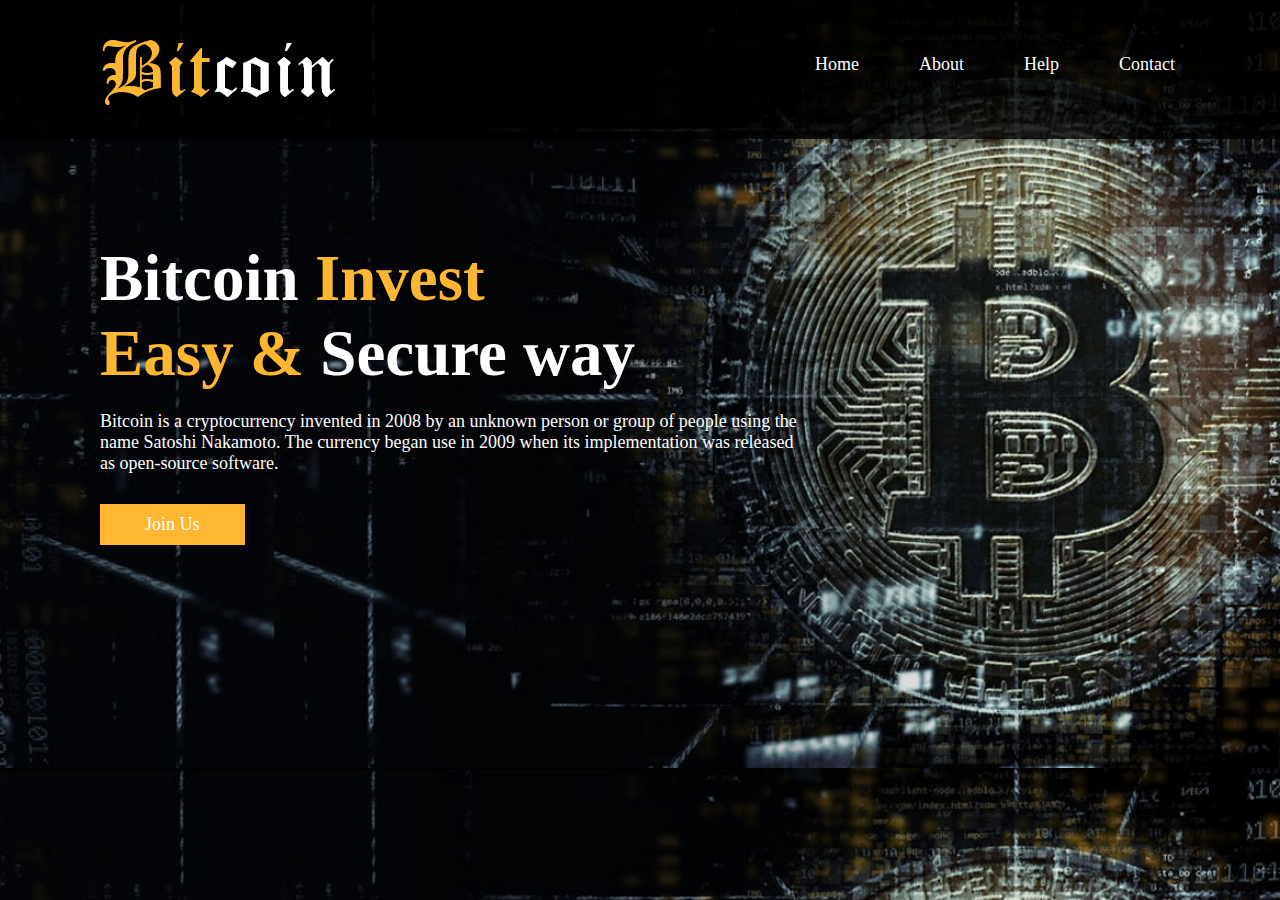
<file: Bitcoin Landing Page/index.html>
<!DOCTYPE html>
<html lang="en">
<head>
    <meta charset="UTF-8">
    <meta name="viewport" content="width=device-width, initial-scale=1.0">
    <title>Bitcoin landing Page</title>


    <link rel="stylesheet" href="css/fontawesome.css">
    <link rel="stylesheet" href="css/style.css">

</head>
<body>
    
    <header>
        <div class="logo">
            <img src="img/logo.png" alt="">
        </div>
        <nav>
            <ul>
                <li><a href="#">Home</a></li>
                <li><a href="#">About</a></li>
                <li><a href="#">Help</a></li>
                <li><a href="#">Contact</a></li>
            </ul>
        </nav>
    </header>

    <div class="banner">
        <div class="banner-text">
            <h1>
                Bitcoin <span>Invest</span> <br>
                <span>Easy &</span> Secure way 
            </h1>
            <p>
                Bitcoin is a cryptocurrency invented in 2008 by an unknown person or group of people using the name Satoshi Nakamoto. The currency began use in 2009 when its implementation was released as open-source software.
            </p>
            <a href="#" class="btn">Join Us</a>
        </div>
    </div>

</body>
</html>
</file>
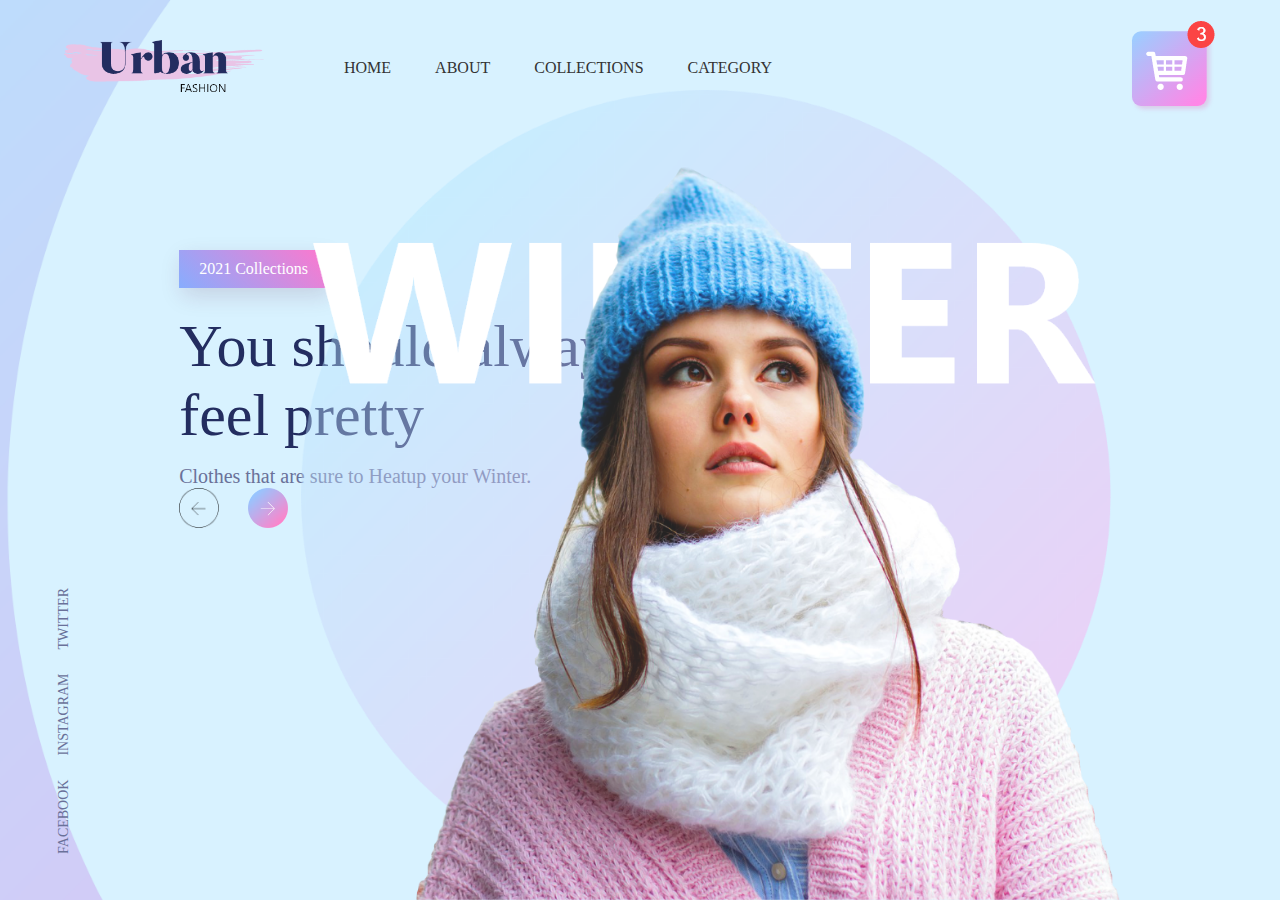
<file: Fashion Shopping Website Layout/Index.html>
<!DOCTYPE html>
<html lang="en">

<head>
    <meta charset="UTF-8">
    <meta http-equiv="X-UA-Compatible" content="IE=edge">
    <meta name="viewport" content="width=device-width, initial-scale=1.0">
    <title>Website Design Tutorial - Vik Web Code</title>
    <link rel="stylesheet" href="style.css">
</head>

<body>
    <div class="container">
        <div class="navbar">
            <img src="Img/logo.png" class="logo">
            <nav>
                <ul>
                    <li><a href="">HOME</a></li>
                    <li><a href="">ABOUT</a></li>
                    <li><a href="">COLLECTIONS</a></li>
                    <li><a href="">CATEGORY</a></li>
                </ul>
            </nav>
            <img src="Img/cart.png" class="cart">
        </div>
        <div class="content">
            <a href="" class="btn">2021 Collections</a>
            <h1>You should always <br> feel pretty</h1>
            <p>Clothes that are sure to Heatup your Winter.</p>

            <div class="arrow-icon">
                <img src="Img/back-arrow.png">
                <img src="Img/next-arrow.png">
            </div>
        </div>

        <img src="Img/img.png" class="feature-img">

        <div class="social-links">
            <a href="">FACEBOOK</a>
            <a href="">INSTAGRAM</a>
            <a href="">TWITTER</a>
        </div>


    </div>
</body>

</html>
</file>
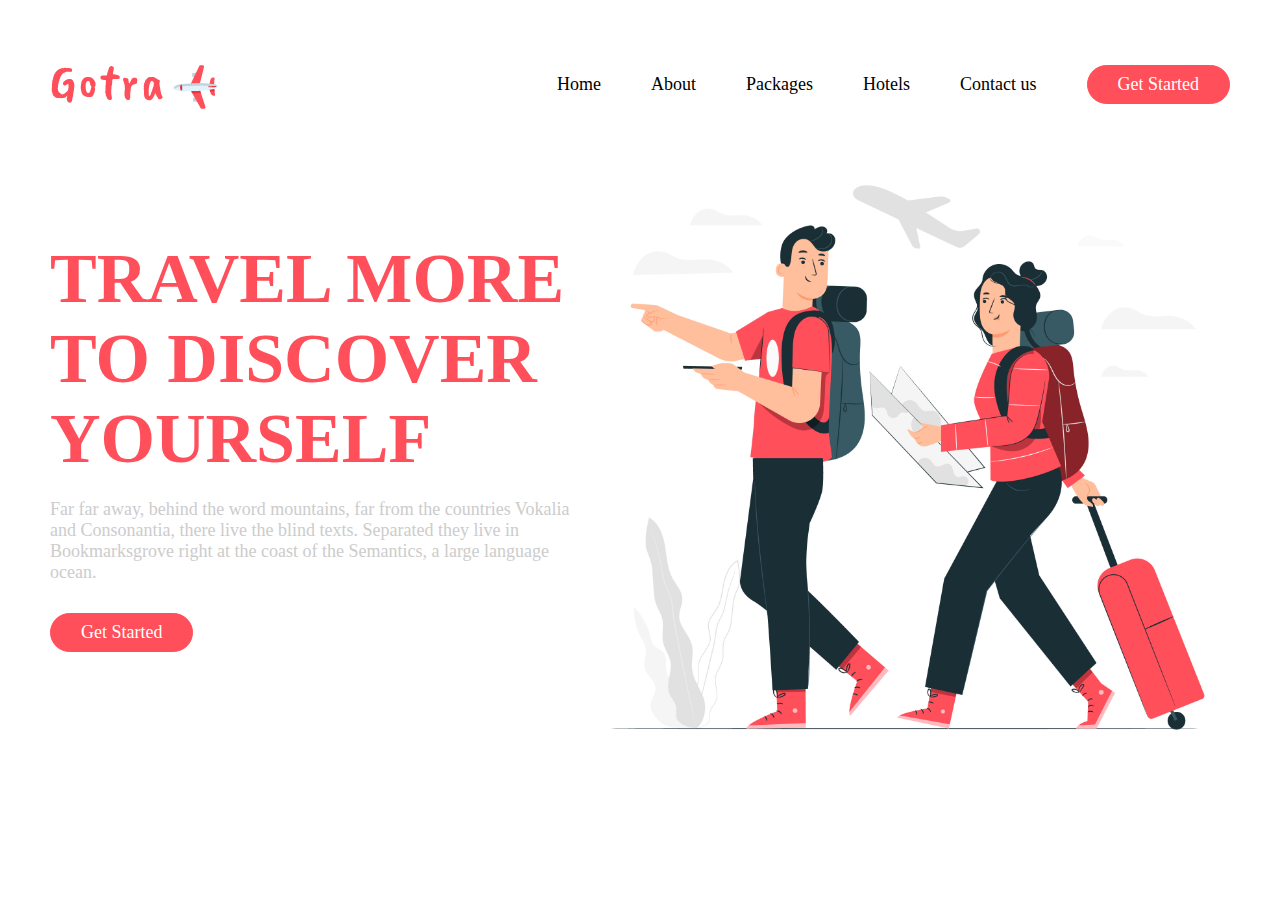
<file: GoTravel/index.html>
<!DOCTYPE html>
<html lang="en">
<head>
    <meta charset="UTF-8">
    <meta http-equiv="X-UA-Compatible" content="IE=edge">
    <meta name="viewport" content="width=device-width, initial-scale=1.0">
    <title>Travel Website</title>

    <link rel="stylesheet" href="css/style.css">

</head>
<body>

    <header>
        <div class="logo">
            <img src="img/logo.png" alt="" srcset="">
        </div>
        <nav>
            <ul>
                <li><a href="#">Home</a></li>
                <li><a href="#">About</a></li>
                <li><a href="#">Packages</a></li>
                <li><a href="#">Hotels</a></li>
                <li><a href="#">Contact us</a></li>
                <li><a href="#" class="btn">Get Started</a></li>
            </ul>
        </nav>
    </header>

    <section>
        <div class="banner">
            <div class="banner-text">
                <h1>
                    TRAVEL MORE TO 
                    DISCOVER YOURSELF
                </h1>
                <p>
                    Far far away, behind the word mountains, far from the countries 
                    Vokalia and Consonantia, there live the blind texts. Separated they 
                    live in Bookmarksgrove right at the coast of the Semantics, a large language ocean.
                </p>
                <a href="#" class="btn">Get Started</a>
            </div>
            <div class="banner-img">
                <img src="img/banner.png" alt="" srcset="">
            </div>
        </div>
    </section>
    


</body>
</html>
</file>
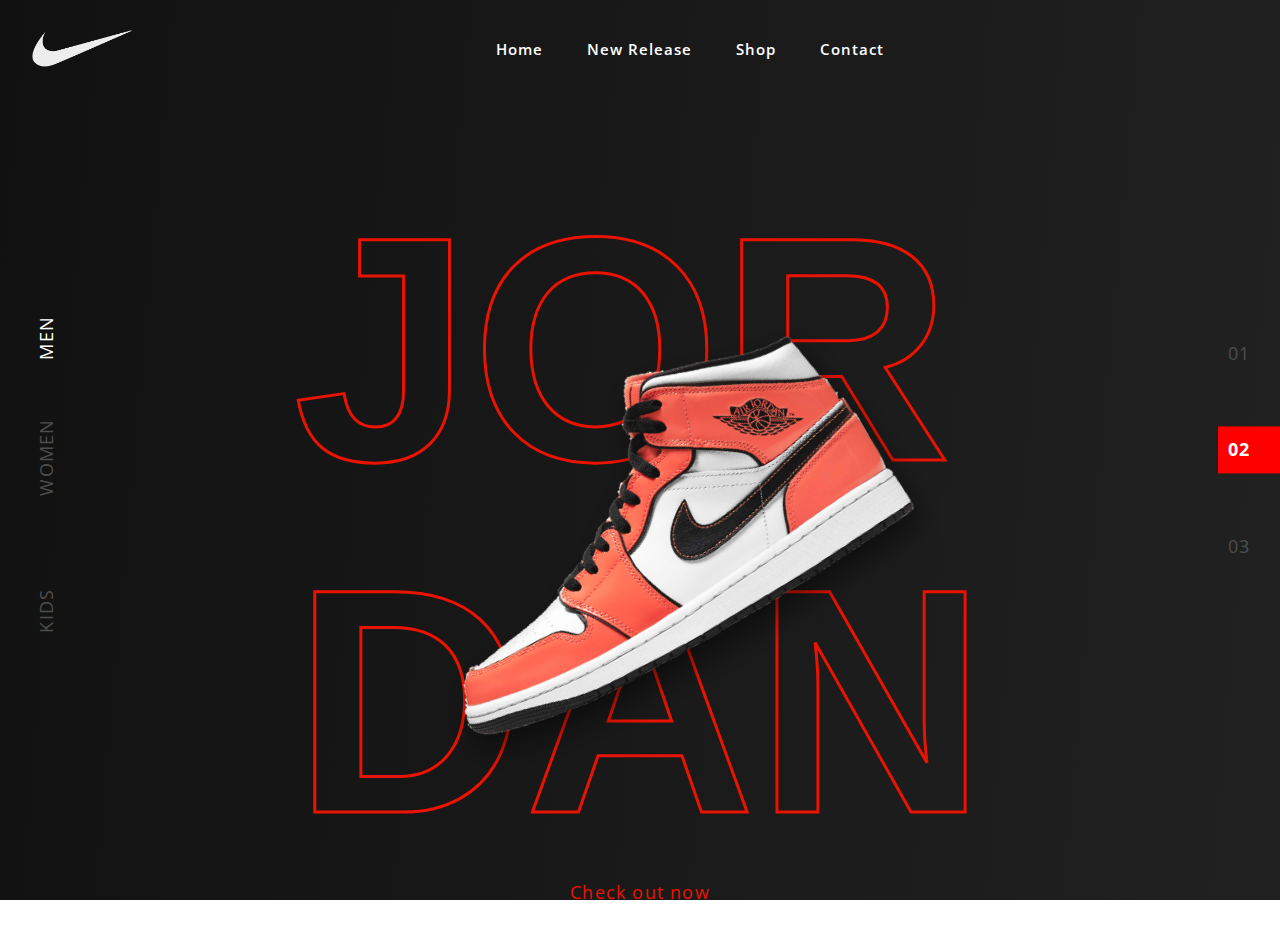
<file: Responsive Landing Page Air Jordan/index.html>
<!DOCTYPE html>
<html>
<head>
  <meta charset="UTF-8">
  <meta name="viewport" content="width=device-width, initial-scale=1.0">
  <title>Nike Air Jordan - MjShofy</title>

  <!-- add favicon -->
  <link rel="icon" type="image/png" href="img/favicon-white.png">

  <!-- add css stylesheet -->
  <link rel="stylesheet" type="text/css" href="css/style.css">
  <link rel="stylesheet" type="text/css" href="css/mquery.css">

  <!-- fontawesome cdn -->
  <link rel="stylesheet" href="https://pro.fontawesome.com/releases/v5.10.0/css/all.css" integrity="sha384-AYmEC3Yw5cVb3ZcuHtOA93w35dYTsvhLPVnYs9eStHfGJvOvKxVfELGroGkvsg+p" crossorigin="anonymous"/>

</head>
<body>

  <!-- Code the whole project so you will be able to learn the things that I have shown to the video: https://youtu.be/N3kiK7WreHo -->

  <!-- header section markup -->

  <header>
    <div class="container">
      <div class="logo">
        <a href="#"><img src="img/nike-logo-white.png"></a>
      </div>

      <nav class="slide">
        <a href="#">Home</a>
        <a href="#">New Release</a>
        <a href="#">Shop</a>
        <a href="#">Contact</a>
      </nav>

      <div class="action">
        <button class="search"><i class="fas fa-search"></i></button>
      </div>
    </div>
  </header>

  <!-- hero section markup -->

  <section class="hero">
    <div class="container">
      <div class="mid">
        <h2>jor<br>dan</h2>
        <img src="img/jordan-shoe.png">
      </div>

      <div class="bottom">
        <a href="#">Check out now</a>
      </div>
    </div>

    <div class="left-side">
      <a href="#" class="active">Men</a>
      <a href="#">Women</a>
      <a href="#">Kids</a>
    </div>

    <div class="right-side">
      <a href="#">01</a>
      <a href="#" class="active">02</a>
      <a href="#">03</a>
    </div>
  </section>

  <!-- hamburger menu markup -->

  <div class="hamb">
    <span></span>
    <span class="mid"></span>
    <span></span>
  </div>

  <!-- add javascript -->
  <script type="text/javascript" src="js/script.js"></script>

</body>
</html>
</file>
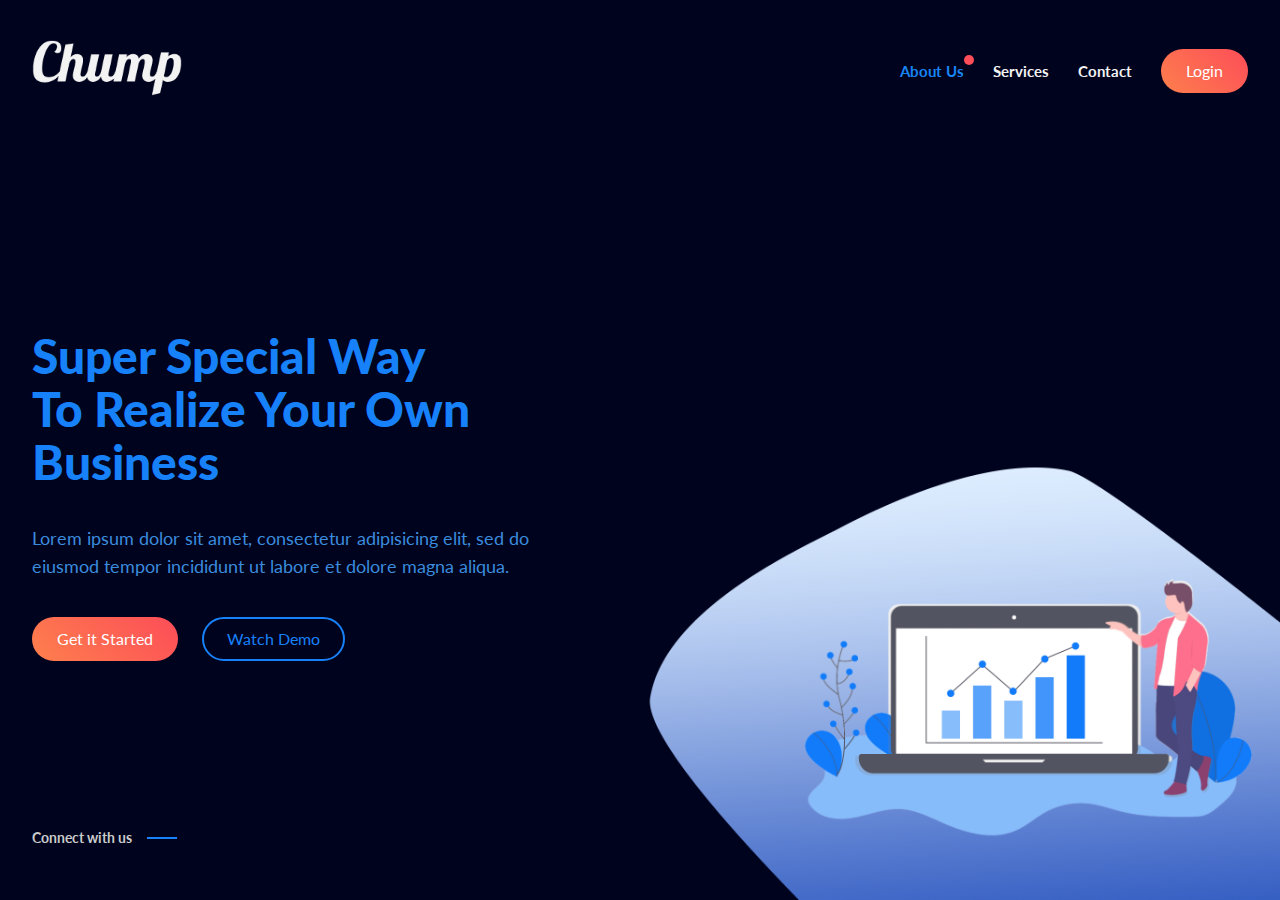
<file: Responsive Landing Page Chump/index.html>
<!DOCTYPE html>
<html>
<head>
	<meta charset="utf-8">
	<meta name="viewport" content="width=device-width, initial-scale=1.0">
	<title>Chump Business Designer</title>

	<!-- add favicon -->
	<link rel="icon" type="image/png" href="img/favicon.png">

	<!-- add stylesheet -->
	<link rel="stylesheet" type="text/css" href="css/style.css">

	<!-- fontawesome cdn -->
	<link rel="stylesheet" href="https://pro.fontawesome.com/releases/v5.10.0/css/all.css" integrity="sha384-AYmEC3Yw5cVb3ZcuHtOA93w35dYTsvhLPVnYs9eStHfGJvOvKxVfELGroGkvsg+p" crossorigin="anonymous"/>

</head>
<body>

	<!-- Code the whole project so you will be able to learn the things that I have shown to the video: https://youtu.be/IMdCym7rjBg -->

	<section class="hero">
		<div class="container">
			<header>
				<div class="logo">
					<a href="#">
						<img src="img/chump2.png">
					</a>
				</div>

				<nav class="nav_box">
					<ul>
						<li><a href="#" class="active">About Us</a></li>
						<li><a href="#">Services</a></li>
						<li><a href="#">Contact</a></li>
						<li><a href="#" class="btn">Login</a></li>
					</ul>
				</nav>
			</header>

			<div class="mid">
				<div class="details">
					<h1>Super special way <br> to realize your own <br> business</h1>
					<p>Lorem ipsum dolor sit amet, consectetur adipisicing elit, sed do eiusmod tempor incididunt ut labore et dolore magna aliqua.</p>
				</div>

				<div class="action">
					<a href="#" class="btn">Get it Started</a>
					<a href="https://www.youtube.com/channel/UCyyQyxch52M8x_Y7lRdK-eA/videos" target="_blank" class="btn borderd">Watch Demo</a>
				</div>
			</div>

			<div class="connect">
				<p>Connect with us</p>
				<div class="links">
					<a href="#"><i class="fab fa-facebook-f"></i></a>
					<a href="#"><i class="fab fa-twitter"></i></a>
					<a href="#"><i class="fab fa-instagram"></i></a>
					<a href="#"><i class="fab fa-linkedin-in"></i></a>
					<a href="#"><i class="fab fa-youtube"></i></a>
				</div>
			</div>
		</div>
	</section>

	<div class="hamb">
		<span></span>
		<span class="mid"></span>
		<span></span>
	</div>

	<!-- add javascript codes -->
	<script type="text/javascript" src="js/script.js"></script>

</body>
</html>
</file>
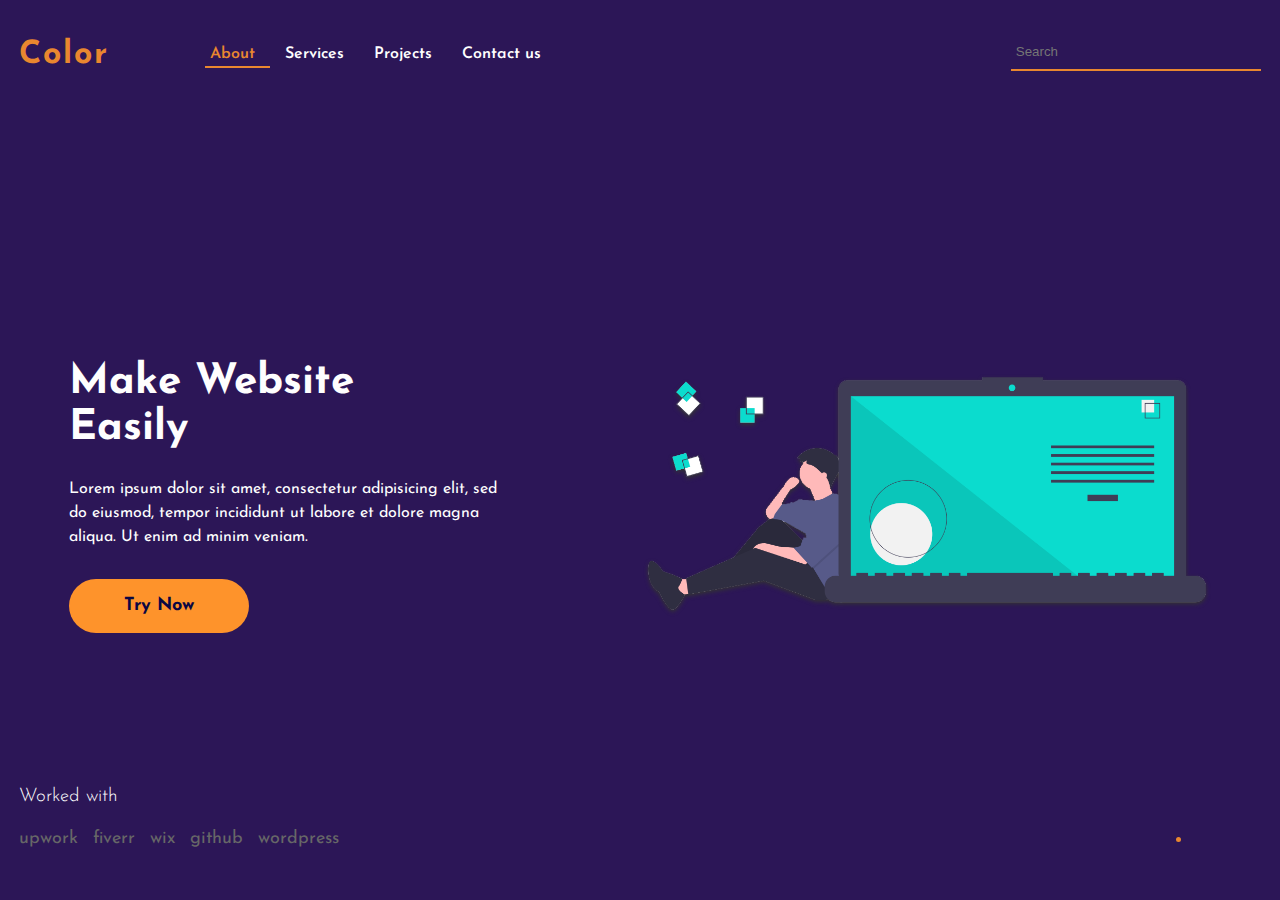
<file: Responsive Landing Page Color/index.html>
<!DOCTYPE html>
<html>
<head>
	<meta charset="utf-8">
	<meta name="viewport" content="width=device-width, initial-scale=1">
	<title>Make Easy Web</title>

	<link href="https://fonts.googleapis.com/css2?family=Josefin+Sans:wght@300;400;600;700&display=swap" rel="stylesheet">

	<link rel="stylesheet" type="text/css" href="css/style.css">

	<!-- fontawesome cdn -->
	<link rel="stylesheet" href="https://pro.fontawesome.com/releases/v5.10.0/css/all.css" integrity="sha384-AYmEC3Yw5cVb3ZcuHtOA93w35dYTsvhLPVnYs9eStHfGJvOvKxVfELGroGkvsg+p" crossorigin="anonymous"/>

</head>
<body>

	<section class="hero">
		<div class="container">
			<header>
				<div class="logo">
					<h2>Color</h2>
				</div>

				<nav class="nav-list">
					<ul>
						<li class="active"><a href="#">About</a></li>
						<li><a href="#">Services</a></li>
						<li><a href="#">Projects</a></li>
						<li><a href="#">Contact us</a></li>
					</ul>

					<div class="search">
						<form>
							<input type="search" name="search" placeholder="Search" autocomplete="off">
							<i class="fas fa-search"></i>
						</form>
					</div>
				</nav>
			</header>

			<div class="banner">
				<div class="container">
					<div class="details">
						<h1>Make Website <br /> Easily</h1>
						<p>Lorem ipsum dolor sit amet, consectetur adipisicing elit, sed do eiusmod, tempor incididunt ut labore et dolore magna aliqua. Ut enim ad minim veniam.</p>

						<a href="#" class="btn">Try Now</a>
					</div>

					<div class="cover">
						<img src="img/code_thinking.png" alt="cover image">
					</div>
				</div>

				<div class="worked_with">
					<h3>Worked with</h3>
					<div class="col">
						<div class="company">
							<a href="#">upwork</a>
							<a href="#">fiverr</a>
							<a href="#">wix</a>
							<a href="#">github</a>
							<a href="#">wordpress</a>
						</div>

						<div class="connect">
							<a href="#"><i class="fab fa-behance"></i></a>
							<a href="#"><i class="fab fa-dribbble"></i></a>
							<a href="#"><i class="fab fa-twitter"></i></a>
							<a href="#"><i class="fab fa-facebook-f"></i></a>
						</div>
					</div>
				</div>
			</div>
		</div>
	</section>

	<div class="hamb">
		<span></span>
		<span></span>
		<span></span>
	</div>

	<!-- javascript file added -->
	<script type="text/javascript" src="js/script.js"></script>

</body>
</html>
</file>
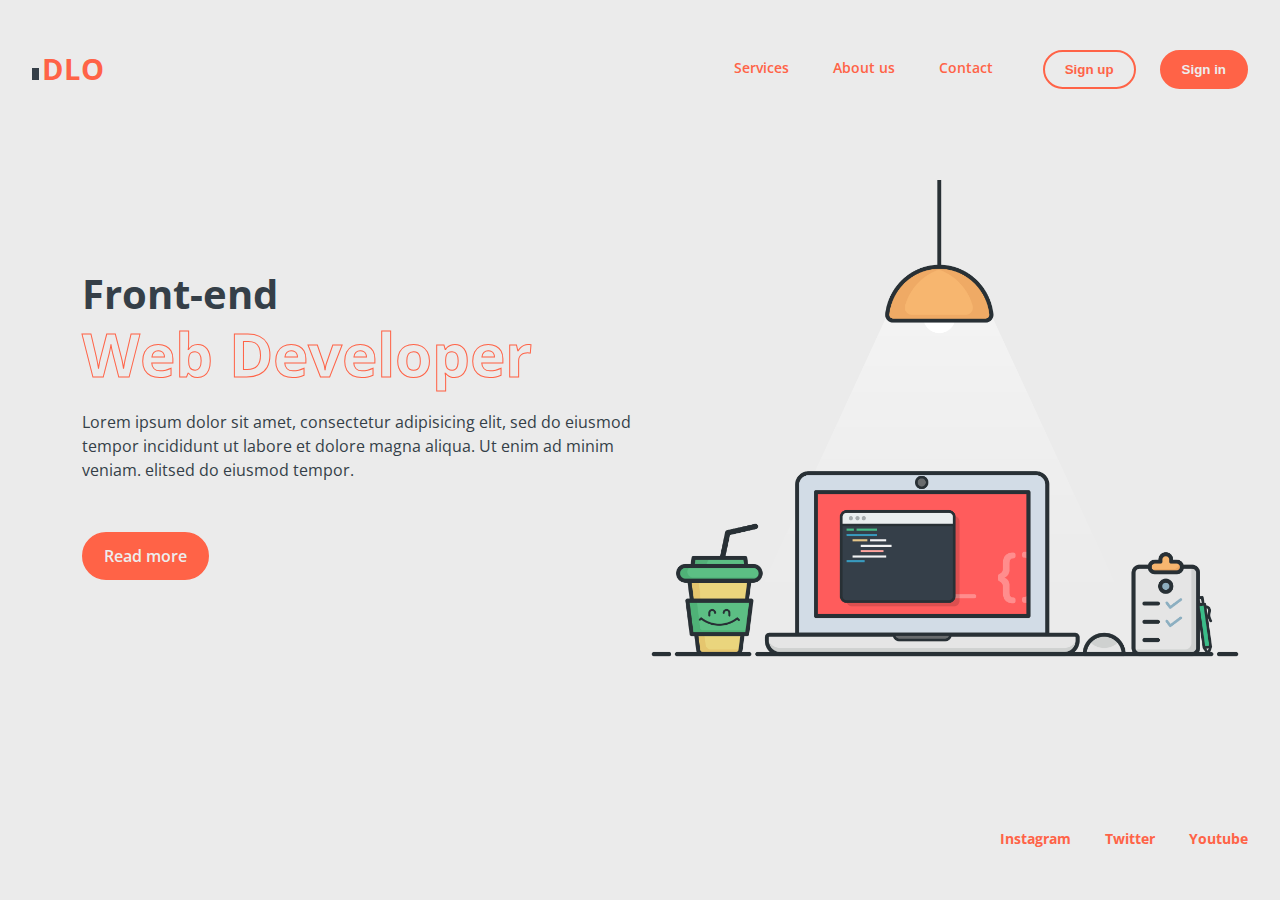
<file: Responsive Landing Page Idlo/index.html>
<!DOCTYPE html>
<html>
<head>
  <meta charset="UTF-8">
  <meta name="viewport" content="width=device-width, initial-scale=1.0">
  <title>Idlo Landing page design</title>

  <!-- add favicon -->
  <link rel="icon" type="image/png" href="img/favicon.png">

  <!-- add css stylesheet -->
  <link rel="stylesheet" type="text/css" href="css/style.css">
  <link rel="stylesheet" type="text/css" href="css/mquery.css">

  <!-- fontawesome cdn -->
  <link rel="stylesheet" href="https://pro.fontawesome.com/releases/v5.10.0/css/all.css" integrity="sha384-AYmEC3Yw5cVb3ZcuHtOA93w35dYTsvhLPVnYs9eStHfGJvOvKxVfELGroGkvsg+p" crossorigin="anonymous"/>

</head>
<body>

  <!-- Code the whole project so you will be able to learn the things that I have shown to the video: https://youtu.be/TsQAlgXuzC8 -->

  <!-- header markup -->

  <header>
    <div class="container">
      <div class="logo">
        <h2><span></span>dlo</h2>
      </div>

      <nav class="slide">
        <ul>
          <li><a href="#">Services</a></li>
          <li><a href="#">About us</a></li>
          <li><a href="#">Contact</a></li>
        </ul>

        <div class="cta">
          <button class="btn">Sign up</button>
          <button class="btn btn-full">Sign in</button>
        </div>
      </nav>
    </div>
  </header>

  <!-- hero section markup -->

  <section class="hero">
    <div class="container">
      <div class="mid">
        <div class="desc">
          <h1>Front-end <br><span>Web Developer</span></h1>
          <p>Lorem ipsum dolor sit amet, consectetur adipisicing elit, sed do eiusmod tempor incididunt ut labore et dolore magna aliqua. Ut enim ad minim veniam. elitsed do eiusmod tempor.</p>

          <div class="cta">
            <a href="#" class="btn btn-full">Read more</a>
          </div>
        </div>

        <div class="placeholder">
          <img src="img/gummy-coding.png">
        </div>
      </div>

      <div class="over">
        <a href="#"><i class="fas fa-search"></i></a>
        <a href="#"><i class="fas fa-play"></i></a>
        <a href="#"><i class="fas fa-cog"></i></a>
      </div>
    </div>

    <div class="bottom">
      <div class="connect">
        <a href="https://www.instagram.com/mjshofy/" target="_blank">Instagram</a>
        <a href="https://twitter.com/mjshofy?lang=en" target="_blank">Twitter</a>
        <a href="https://www.youtube.com/channel/UCyyQyxch52M8x_Y7lRdK-eA" target="_blank">Youtube</a>
      </div>
    </div>
  </section>

  <!-- hamburger icons markup -->

  <div class="hamb">
    <span></span>
    <span class="mid"></span>
    <span></span>
  </div>

  <!-- add javascript file -->
  <script type="text/javascript" src="js/script.js"></script>

</body>
</html>
</file>
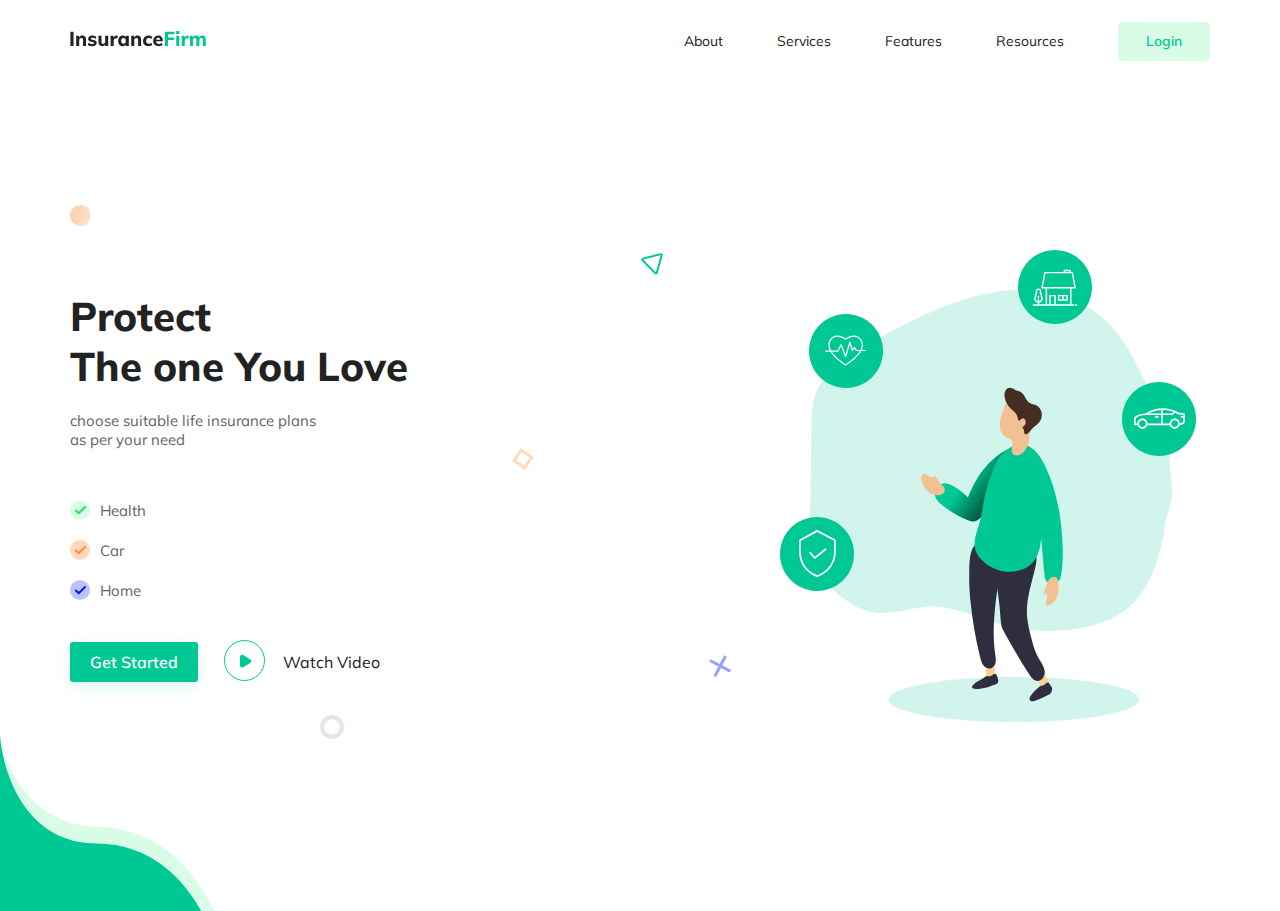
<file: Responsive Landing Page Insurance Master/index.html>
<!DOCTYPE html>
<html lang="en">

<head>
    <meta charset="UTF-8">
    <meta name="viewport" content="width=device-width, initial-scale=1.0">
    <title>Insurance firm</title>
    <!-- stylesheet -->
    <link rel="stylesheet" href="assets/css/main.css">
</head>

<body>
    <!-- header -->
    <header>
        <div class="container">
            <nav class="nav d-flex">
                <a href="#" class="logo">
                    <img src="assets/images/logo.svg" alt="logo">
                </a>
                <!-- toggle bar -->
                <div class="burger">
                    <span></span>
                    <span></span>
                    <span></span>
                </div>
                <div class="navigation-bar">
                    <ul>
                        <li><a href="#">About </a></li>
                        <li><a href="#">Services</a></li>
                        <li><a href="#">features</a></li>
                        <li><a href="#">resources</a></li>
                        <li><a href="#" class="btn">Login</a></li>
                    </ul>
                </div>
            </nav>
        </div>
    </header>
    <!-- Home -->
    <section class="home">
        <div class="container">
            <img src="assets/images/shape1.svg" alt="shape" class="shape shape1">
            <img src="assets/images/shape2.svg" alt="shape" class="shape shape2">
            <img src="assets/images/shape3.svg" alt="shape" class="shape shape3">
            <img src="assets/images/shape4.svg" alt="shape" class="shape shape4">
            <img src="assets/images/shape5.svg" alt="shape" class="shape shape5">
            <div class="home-wrapper d-flex">
                <div class="col-left">
                    <h1>Protect <br>
                        The one You Love</h1>
                    <p>choose suitable life insurance plans <br>
                        as per your need</p>
                    <ul>
                        <li><img src="assets/images/health.svg" alt="health">Health</li>
                        <li><img src="assets/images/car.svg" alt="car">Car</li>
                        <li><img src="assets/images/home.svg" alt="Home">Home</li>
                    </ul>
                    <div class="btn-section d-flex">
                        <a href="#" class="btn-start">Get started</a>
                        <a href="#" class="btn-play"> <span><img src="assets/images/play.svg" alt="play"></span>
                            Watch Video</a>
                    </div>
                </div>
                <div class="home-image">
                    <img src="assets/images/illustration.svg" alt="home image">
                </div>
            </div>
        </div>
        <img src="assets/images/curve.svg" alt="Curve image" class="curve-image">
    </section>

</body>
<script src="assets/js/jquery.min.js"></script>
<script src="assets/js/main.js"></script>

</html>
</file>
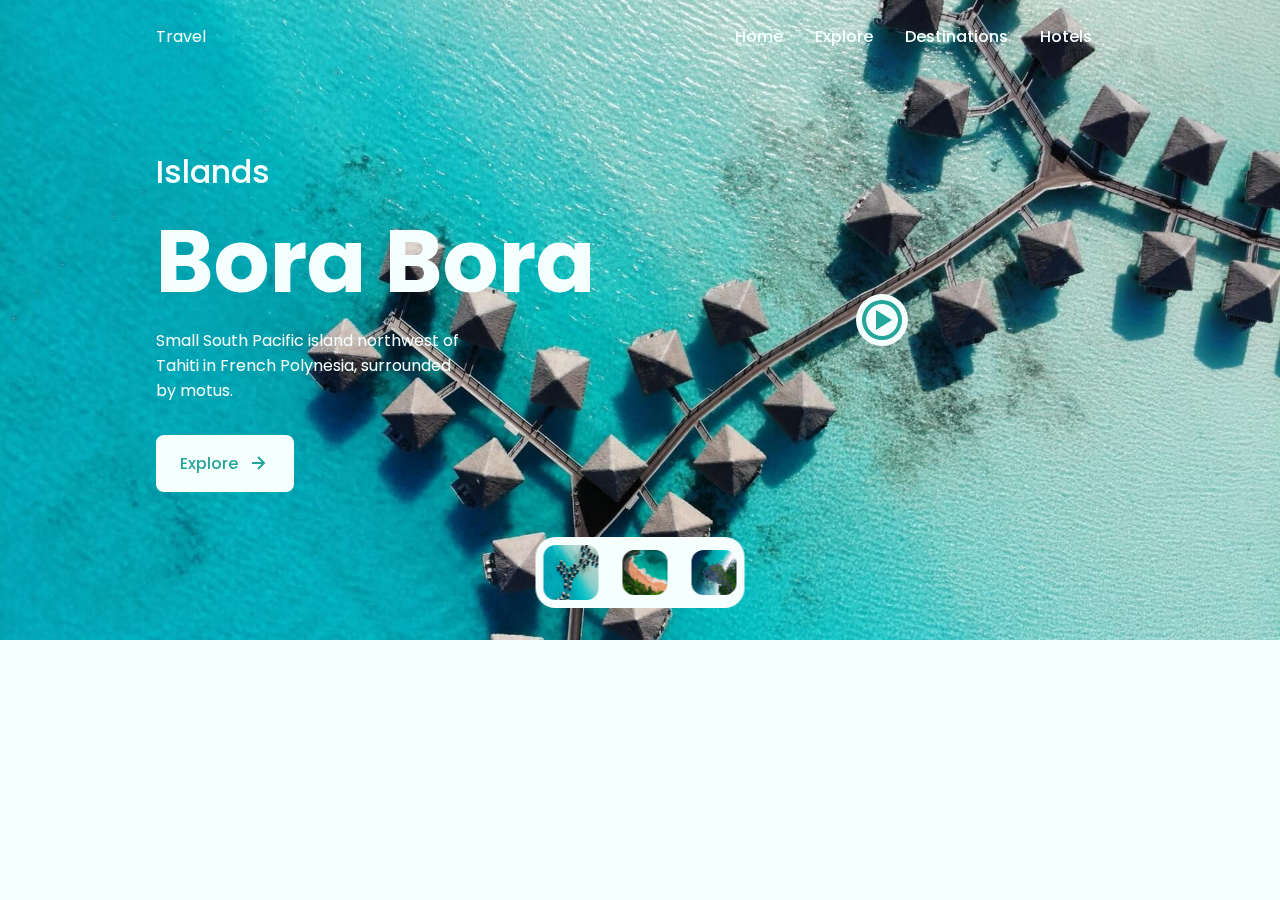
<file: Responsive Landing Page Islands Travel/index.html>
<!DOCTYPE html>
    <html lang="en">
    <head>
        <meta charset="UTF-8">
        <meta name="viewport" content="width=device-width, initial-scale=1.0">

        <!--========== BOX ICONS ==========-->
        <link rel="stylesheet" href="https://cdn.jsdelivr.net/npm/boxicons@latest/css/boxicons.min.css">

        <!--========== SWIPER CSS ==========-->
        <link rel="stylesheet" href="assets/css/swiper-bundle.min.css">

        <!--========== CSS ==========-->
        <link rel="stylesheet" href="assets/css/styles.css">

        <title>Responsive Landing Page Islands</title>
    </head>
    <body>
        <!--========== HEADER ==========-->
        <header class="header">
            <nav class="nav bd-container">
                <a href="#" class="nav__logo">Travel</a>
                
                <div class="nav__menu" id="nav-menu">
                    <ul class="nav__list">
                        <li class="nav__item"><a href="#" class="nav__link">Home</a></li>
                        <li class="nav__item"><a href="#" class="nav__link">Explore</a></li>
                        <li class="nav__item"><a href="#" class="nav__link">Destinations</a></li>
                        <li class="nav__item"><a href="#" class="nav__link">Hotels</a></li>
                    </ul>
                </div>
                
                <div class="nav__toggle" id="nav-toggle">
                    <i class='bx bx-menu'></i>
                </div>
            </nav>
        </header>

        <!--========== MAIN ==========-->
        <main class='main'>
            <div class="swiper-container gallery-top">
                <div class="swiper-wrapper">
                    <!--========== ISLANDS 1 ==========-->
                    <section class="islands swiper-slide">
                        <img src="assets/img/borabora.jpg" alt="" class="islands__bg">

                        <div class="islands__container bd-container">
                            <div class="islands__data">
                                <h2 class="islands__subtitle">Islands</h2>
                                <h1 class="islands__title">Bora Bora</h1>
                                <p class="islands__description">Small South Pacific island northwest of Tahiti in French Polynesia, surrounded by motus.</p>
                                <a href="#" class="islands__button">Explore <i class='bx bx-right-arrow-alt islands__button-icon'></i></a>
                            </div>

                            <div class="islands__video">
                                <div class="islands__video-content">
                                    <i class='bx bx-play-circle islands__video-icon'></i>
                                </div>
                            </div> 
                        </div>
                    </section>
        
                    <!--========== ISLANDS 2 ==========-->
                    <section class="islands swiper-slide">
                        <img src="assets/img/bali.jpg" alt="" class="islands__bg">

                        <div class="islands__container bd-container">
                            <div class="islands__data">
                                <h2 class="islands__subtitle">Islands</h2>
                                <h1 class="islands__title">Bali</h1>
                                <p class="islands__description">It is an Indonesian island known and beautiful for its lush active volcanic mountains.</p>
                                <a href="#" class="islands__button">Explore <i class='bx bx-right-arrow-alt islands__button-icon'></i></a>
                            </div>

                            <div class="islands__video">
                                <div class="islands__video-content">
                                    <i class='bx bx-play-circle islands__video-icon'></i>
                                </div>
                            </div>  
                        </div>
                    </section>
                    
                    <!--========== ISLANDS 3 ==========-->
                    <section class="islands swiper-slide">
                        <img src="assets/img/palawan.jpg" alt="" class="islands__bg">

                        <div class="islands__container bd-container">
                            <div class="islands__data">
                                <h2 class="islands__subtitle">Islands</h2>
                                <h1 class="islands__title">Palawan</h1>
                                <p class="islands__description">Also known as La Paragua, it is the largest island in the province of Palawan.</p>
                                <a href="#" class="islands__button">Explore <i class='bx bx-right-arrow-alt islands__button-icon'></i></a>
                            </div>

                            <div class="islands__video">
                                <div class="islands__video-content">
                                    <i class='bx bx-play-circle islands__video-icon'></i>
                                </div>
                            </div>  
                        </div>
                    </section>

                    <!--========== ISLANDS POPUP ==========-->
                    <div class="islands__popup" id="popup">
                        <div>
                            <div class="islands__popup-close" id="popup-close">
                                <i class='bx bx-x'></i>
                            </div>
            
                            <iframe class="islands__popup-video" src="https://www.youtube.com/embed/77IYLro4-q8" frameborder="0" allow="accelerometer; autoplay; clipboard-write; encrypted-media; gyroscope; picture-in-picture" allowfullscreen></iframe>
                        </div>
                    </div>
                </div>
            </div>

            <!--========== CONTROLS ==========-->
            <div class="controls gallery-thumbs">
                <div class="controls__container swiper-wrapper">
                    <img src="assets/img/borabora.jpg" alt="" class="controls__img swiper-slide">
                    <img src="assets/img/bali.jpg" alt="" class="controls__img swiper-slide">
                    <img src="assets/img/palawan.jpg" alt="" class="controls__img swiper-slide">
                </div>
            </div>
        </main>

        <!--========== GSAP ==========-->
        <script src="assets/js/gsap.min.js"></script>

        <!--========== SWIPER JS ==========-->
        <script src="assets/js/swiper-bundle.min.js"></script>

        <!--========== MAIN JS ==========-->
        <script src="assets/js/main.js"></script>
    </body>
</html>
</file>
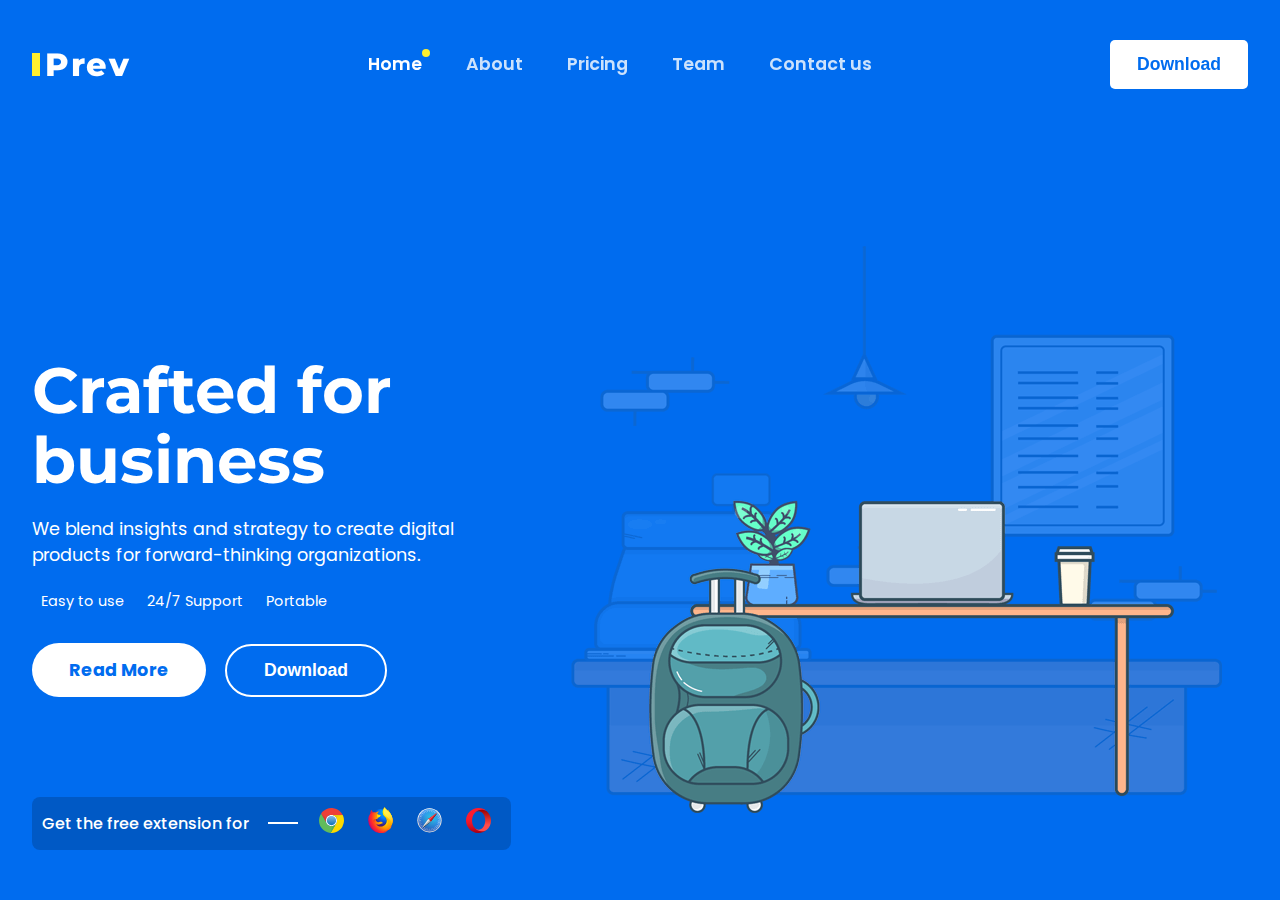
<file: Responsive Landing Page Prev/index.html>
<!DOCTYPE html>
<html>
<head>
	<meta charset="utf-8">
	<meta name="viewport" content="widthdevice-width, initial-scale=1">

	<title>Pred Business Builder</title>

	<!-- favicon -->
	<link rel="icon" type="image/png" href="img/favicon.png">

	<!-- add css -->
	<link rel="stylesheet" type="text/css" href="css/style.css">

	<!-- add mediaquery css -->
	<link rel="stylesheet" type="text/css" href="css/mquery.css">

	<!-- fontawesome cdn -->
	<link rel="stylesheet" href="https://pro.fontawesome.com/releases/v5.10.0/css/all.css" integrity="sha384-AYmEC3Yw5cVb3ZcuHtOA93w35dYTsvhLPVnYs9eStHfGJvOvKxVfELGroGkvsg+p" crossorigin="anonymous"/>

</head>
<body>

	<!-- Code the whole project so you will be able to learn the things that I have shown to the video: https://youtu.be/RU24d7nSyIg -->

	<!-- header markup -->

	<header>
		<div class="container">
			<div class="logo">
				<h2><span></span>Prev</h2>
			</div>

			<nav class="nav_box">
				<ul>
					<li><a href="#" class="active">Home</a></li>
					<li><a href="#">About</a></li>
					<li><a href="#">Pricing</a></li>
					<li><a href="#">Team</a></li>
					<li><a href="#">Contact us</a></li>
				</ul>
			</nav>

			<div class="action">
				<button class="btn btn-bg btn-sq">Download</button>
			</div>
		</div>
	</header>

	<!-- hero section markup -->

	<section class="hero">
		<div class="container">
			<div class="top">
				<div class="left">
					<div class="description">
						<h1>Crafted for business</h1>
						<p>We blend insights and strategy to create digital products for forward-thinking organizations.</p>
					</div>

					<div class="pros">
						<p><i class="fas fa-check"></i> Easy to use</p>
						<p><i class="fas fa-check"></i> 24/7 Support</p>
						<p><i class="fas fa-check"></i> Portable</p>
					</div>

					<div class="action">
						<a href="#" class="btn btn-bg btn-pri">Read More</a>
						<button class="btn btn-brd">Download</button>
					</div>
				</div>

				<div class="right">
					<img src="img/laptop.png">
				</div>
			</div>

			<div class="extenssion">
				<div class="box">
					<p>Get the free extension for</p>
					<div class="browsers">
						<a href="#"><img src="img/icons/chrome.svg"></a>
						<a href="#"><img src="img/icons/firefox.svg"></a>
						<a href="#"><img src="img/icons/safari.svg"></a>
						<a href="#"><img src="img/icons/opera.svg"></a>
					</div>
				</div>
			</div>
		</div>
	</section>

	<!-- hamburger menu icons -->

	<div class="hamb">
		<span class="top"></span>
		<span class="mid"></span>
		<span class="bottom"></span>
	</div>

	<!-- add javascript code file -->
	<script type="text/javascript" src="js/script.js"></script>

</body>
</html>
</file>
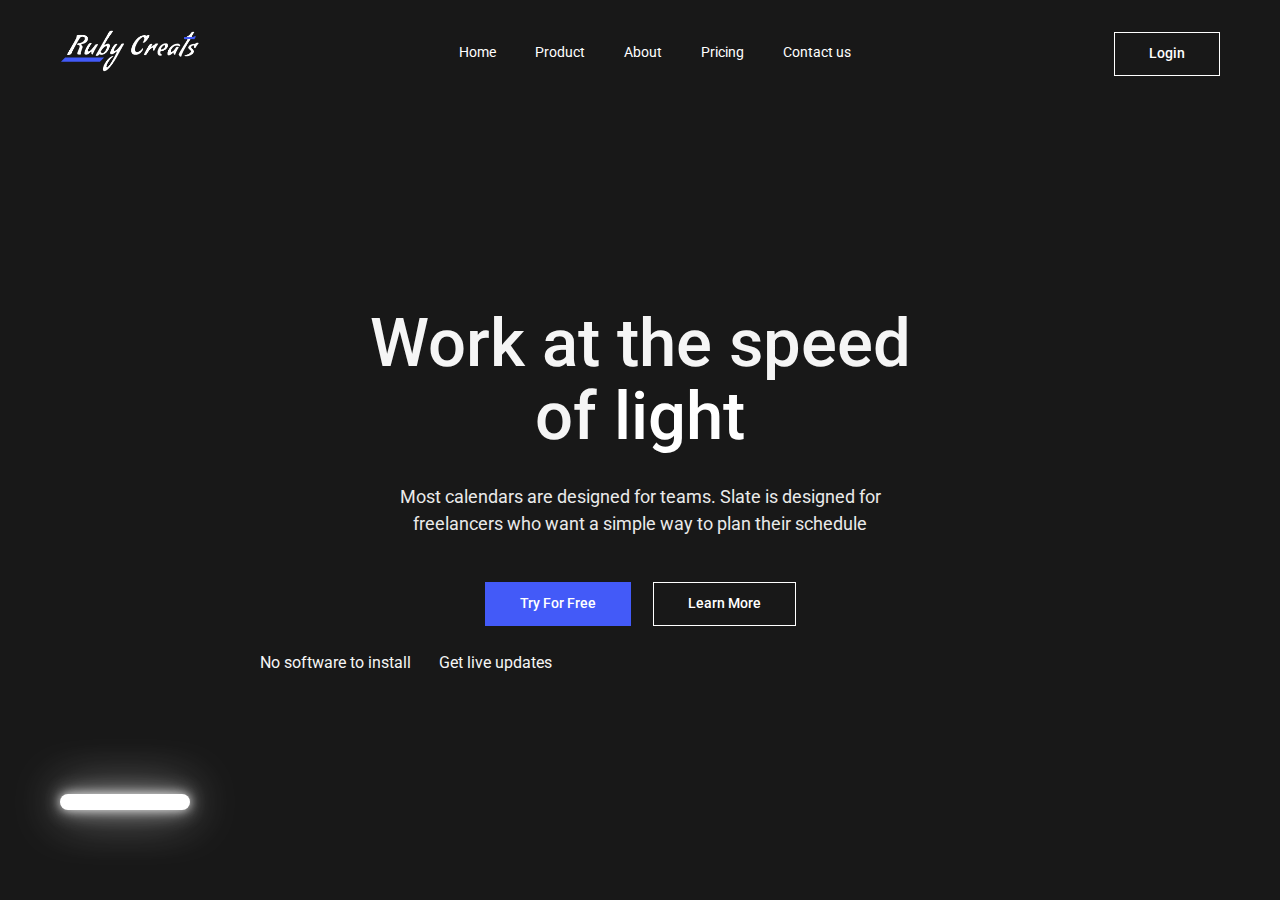
<file: Responsive Landing Page Rubycreates/index.html>
<!DOCTYPE html>
<html>
<head>
	<meta charset="utf-8">
	<meta name="viewport" content="width=device-width, initial-scale=1">
	<title>Ruby creates - homepage</title>

	<!-- favicon -->
	<link rel="icon" type="image/png" href="img/favicon.png"/>

	<!-- add stylesheet -->
	<link rel="stylesheet" type="text/css" href="css/style.css">

	<!-- fontawesome cdn -->
	<link rel="stylesheet" href="https://pro.fontawesome.com/releases/v5.10.0/css/all.css" integrity="sha384-AYmEC3Yw5cVb3ZcuHtOA93w35dYTsvhLPVnYs9eStHfGJvOvKxVfELGroGkvsg+p" crossorigin="anonymous"/>

</head>
<body>

	<!-- Code the whole project so you will be able to learn the things that I have shown to the video: https://youtu.be/IK67KuPMVhg -->

	<section class="hero">
		<div class="container">
			<header>
				<div class="logo">
					<img src="img/logo_white.png" alt="ruby creates web logo">
				</div>

				<nav class="nav-links">
					<ul>
						<li><a href="#">Home</a></li>
						<li><a href="#">Product</a></li>
						<li><a href="#">About</a></li>
						<li><a href="#">Pricing</a></li>
						<li><a href="#">Contact us</a></li>
					</ul>
				</nav>

				<div class="login">
					<a href="#" class="btn">Login</a>
				</div>
			</header>

			<div class="mid">
				<div class="container">
					<div class="details">
						<h1>Work at the speed<br>of <span>light</span></h1>
						<p>Most calendars are designed for teams. Slate is designed for freelancers who want a simple way to plan their schedule</p>
					</div>

					<div class="action">
						<a href="#" class="btn btn-pri">Try For Free</a>
						<a href="#" class="btn">Learn More</a>
					</div>

					<div class="pros">
						<p><i class="fas fa-check-circle"></i> No software to install</p>
						<p><i class="fas fa-check-circle"></i> Get live updates</p>
					</div>
				</div>
			</div>

			<footer>
				<div class="connect">
					<a href="#"><i class="fab fa-linkedin-in"></i></a>
					<a href="#"><i class="fab fa-facebook-f"></i></a>
					<a href="#"><i class="fab fa-twitter"></i></a>
				</div>
			</footer>
		</div>
	</section>

	<div class="hamb">
		<span></span>
		<span></span>
		<span></span>
	</div>

	<!-- add script files -->
	<script type="text/javascript" src="js/script.js"></script>

</body>
</html>
</file>
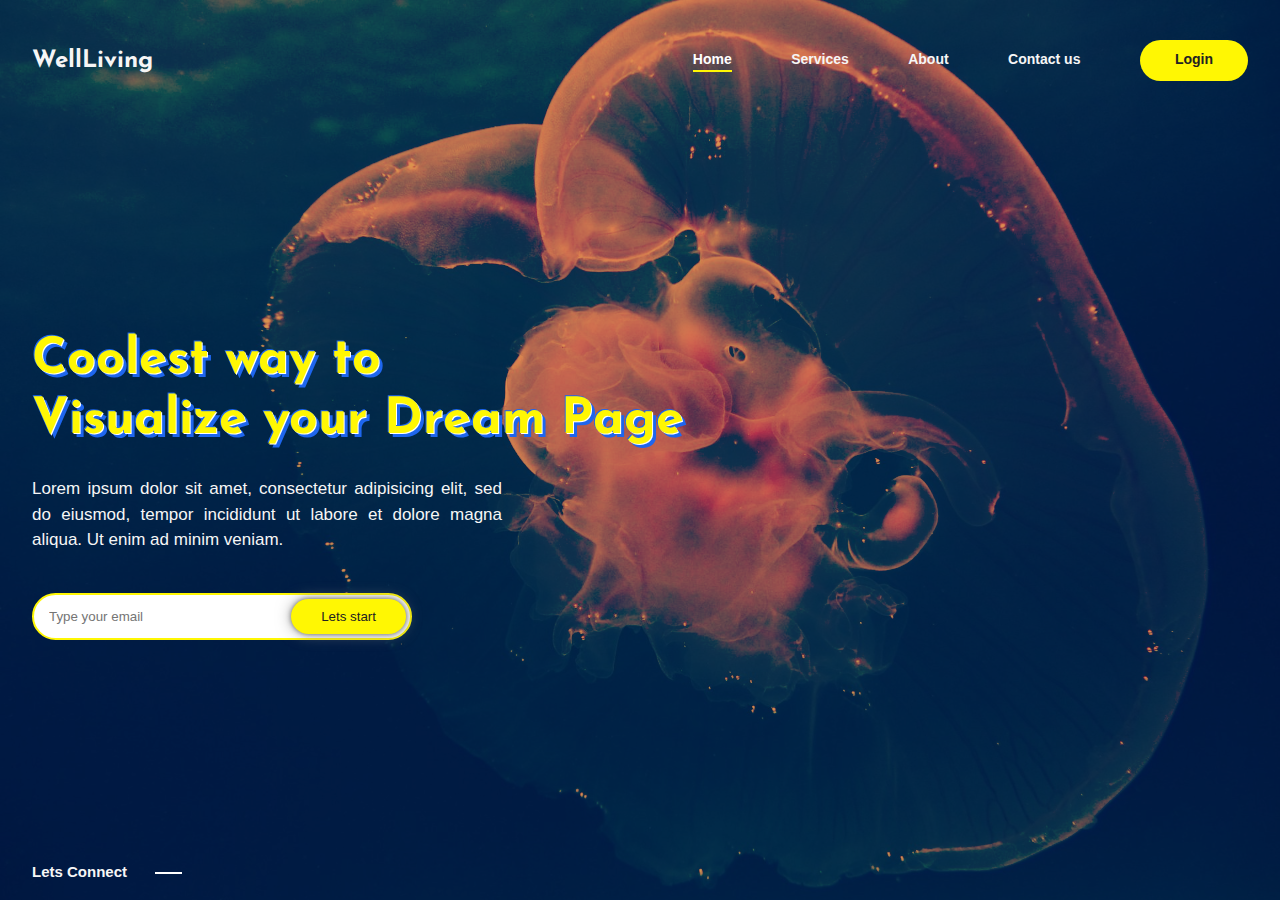
<file: Responsive Landing Page Wellliving/index.html>
<!DOCTYPE html>
<html>
<head>
	<meta charset="utf-8">
	<meta name="viewport" content="width=device-width, initial-scale=1">
	<title>Web Landing Design</title>

	<link href="https://fonts.googleapis.com/css2?family=Josefin+Sans:wght@300;400;500;600;700&display=swap" rel="stylesheet">

	<link rel="stylesheet" type="text/css" href="css/style.css">

	<!-- fontawesome cdn -->
	<link rel="stylesheet" href="https://pro.fontawesome.com/releases/v5.10.0/css/all.css" integrity="sha384-AYmEC3Yw5cVb3ZcuHtOA93w35dYTsvhLPVnYs9eStHfGJvOvKxVfELGroGkvsg+p" crossorigin="anonymous"/>

</head>
<body>

	<section class="hero">
		<div class="container">
			<header>
				<div class="logo">
					<h2><a href="#">WellLiving</a></h2>
				</div>

				<nav>
					<div class="hamb">
						<span></span>
						<span></span>
						<span></span>
					</div>

					<ul class="nav-list">
						<li class="active"><a href="#">Home</a></li>
						<li><a href="#">Services</a></li>
						<li><a href="#">About</a></li>
						<li><a href="#">Contact us</a></li>
						<li class="cta"><a href="#">Login</a></li>
					</ul>
				</nav>
			</header>

			<div class="banner">
				<div class="details">
					<h2>Coolest way to <br> Visualize your Dream Page</h2>
					<p>Lorem ipsum dolor sit amet, consectetur adipisicing elit, sed do eiusmod, tempor incididunt ut labore et dolore magna aliqua. Ut enim ad minim veniam.</p>
				</div>

				<div class="newslatter">
					<form method="post">
						<input type="email" name="email" id="mail" placeholder="Type your email" autocomplete="off">
						<input type="submit" name="submit" value="Lets start">
					</form>
				</div>

				<div class="connect">
					<p>Lets Connect</p>

					<div class="links">
						<a href="#"><i class="fab fa-facebook-f"></i></a>
						<a href="#"><i class="fab fa-twitter"></i></a>
						<a href="#"><i class="fab fa-instagram"></i></a>
						<a href="#"><i class="fab fa-dribbble"></i></a>
						<a href="#"><i class="fab fa-behance"></i></a>
					</div>
				</div>
			</div>
		</div>
	</section>

	<script type="text/javascript" src="js/script.js"></script>

</body>
</html>
</file>
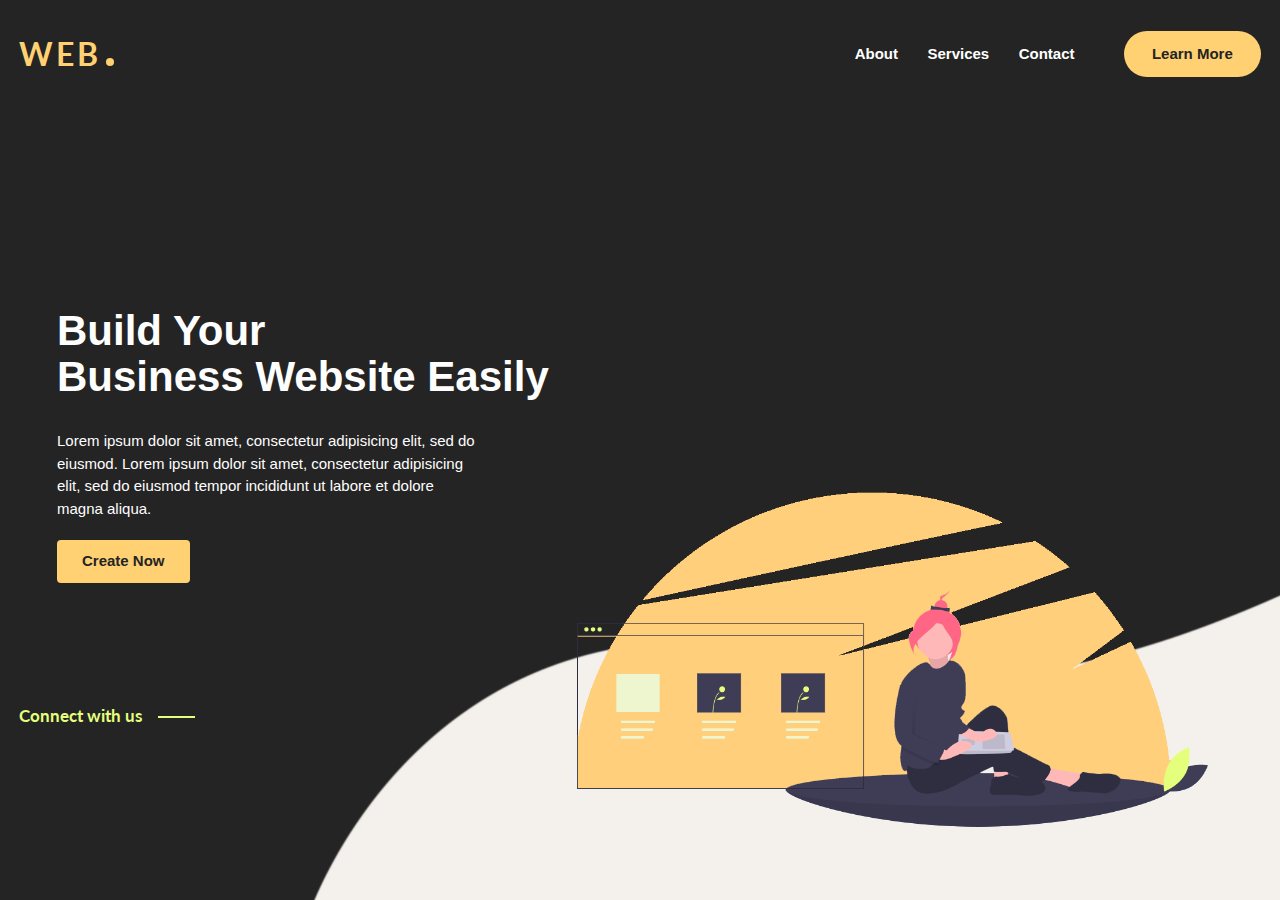
<file: Responsive Landing Page Yellowblack/index.html>
<!DOCTYPE html>
<html>
<head>
	<meta charset="utf-8">
	<meta name="viewport" content="width=device-width, initial-scale=1">
	<title>Landing Page Design</title>

	<link rel="stylesheet" type="text/css" href="css/style.css">

	<!-- fontawesome cdn -->
	<link rel="stylesheet" href="https://pro.fontawesome.com/releases/v5.10.0/css/all.css" integrity="sha384-AYmEC3Yw5cVb3ZcuHtOA93w35dYTsvhLPVnYs9eStHfGJvOvKxVfELGroGkvsg+p" crossorigin="anonymous"/>

</head>
<body>

	<section class="hero">
		<header>
			<div class="container">
				<div class="logo">
					<h2>Web<span></span></h2>
				</div>

				<nav class="menu-overlay">
					<ul>
						<li><a href="#">About</a></li>
						<li><a href="#">Services</a></li>
						<li><a href="#">Contact</a></li>
						<li class="action"><a href="#">Learn More</a></li>
					</ul>
				</nav>
			</div>
		</header>

		<div class="details">
			<div class="container">
				<h1>Build Your <br>Business Website Easily</h1>
				<p>Lorem ipsum dolor sit amet, consectetur adipisicing elit, sed do eiusmod. Lorem ipsum dolor sit amet, consectetur adipisicing elit, sed do eiusmod
				tempor incididunt ut labore et dolore magna aliqua.</p>

				<a href="#">Create Now</a>
			</div>
		</div>

		<div class="connect">
			<div class="container">
				<h3>Connect with us</h3>
				<div class="links">
					<a href="#"><i class="fab fa-facebook-f"></i></a>
					<a href="#"><i class="fab fa-twitter"></i></a>
					<a href="#"><i class="fab fa-youtube"></i></a>
					<a href="#"><i class="fab fa-linkedin-in"></i></a>
				</div>
			</div>			
		</div>
	</section>

	<div class="hamb">
		<span></span>
		<span></span>
		<span></span>
	</div>

	<!-- javascript code file added -->
	<script type="text/javascript" src="js/script.js"></script>

</body>
</html>
</file>
<file: Bitcoin Landing Page/css/style.css>
* {
    margin: 0;
    padding: 0;
    box-sizing: border-box;
}

a {
    color: #fff;
    text-decoration: none;
    display: inline-block;
}

ul,
li {
    list-style-type: none;
}


body {
    font-family: "open sans";
    font-size: 18px;
    color: #fff;
    width: 100%;
    height: 100vh;
    position: relative;
    overflow: hidden;
    background-image: url(../img/banner.jpg);
}

header {
    padding: 20px 100px;
    display: flex;
    justify-content: space-between;
    align-items: center;
    background-color: rgba(0, 0, 0, 0.8);
}

nav ul {
    display: flex;
}

nav ul li {
    margin-left: 50px;
}

nav ul li a {
    border-bottom: 1px solid transparent;
    padding: 5px;
    padding-bottom: 15px;
    transition: .5s;
}

nav ul li a:hover {
    border-color: #FFB633;
}

.banner {
    padding-left: 100px;
    padding-top: 8%;
}

.banner-text {
    width: 60%;
}

.banner-text h1 {
    font-size: 65px;
    margin-bottom: 20px;
}

.banner-text h1 span {
    color: #FFB633;
}

.btn {
    display: inline-block;
    padding: 10px 45px;
    background-color: #FFB633;
    margin-top: 30px;
    position: relative;
    z-index: 1;
    transition: .4s;
}

.btn::before {
    content: "";
    width: 0;
    height: 100%;
    background-color: #000;
    position: absolute;
    left: 0;
    top: 0;
    z-index: -1;
    transition: .4s;
}

.btn:hover::before {
    width: 54%;
}


@media screen and (max-width:992px) {

    header {
        flex-direction: column;
    }

    header .logo {
        margin-bottom: 15px;
    }

    .banner {
        padding-left: 0;
    }

    .banner-text {
        width: 90%;
        padding: 0 30px;
        margin: 0 auto;
        padding-bottom: 30px;
    }
}

@media screen and (max-width:767px) {
    body {
        background-position: right;
        overflow-y: scroll;
        padding-bottom: 30px;
    }
}
</file>
<file: Fashion Shopping Website Layout/style.css>
* {
    margin: 0;
    padding: 0;
}

.container {
    height: 100vh;
    width: 100%;
    background-image: url(Img/background.png);
    background-position: center;
    background-size: cover;
    padding-left: 5%;
    padding-right: 5%;
    box-sizing: border-box;
    position: relative;
}

.navbar {
    width: 100%;
    height: 15vh;
    margin: auto;
    display: flex;
    align-items: center;
}

.logo {
    width: 200px;
    cursor: pointer;
}

nav {
    flex: 1;
    padding-left: 60px;
}

nav ul li {
    display: inline-block;
    list-style: none;
    margin: 0px 20px;
}

nav ul li a {
    text-decoration: none;
    color: #333;
}

.content h1 {
    font-size: 60px;
    font-weight: 100;
    margin-top: 24px;
    margin-bottom: 15px;
    color: #232d60;
}

.content p {
    font-size: 20px;
    color: #6a7199;
}

.content {
    margin-left: 10%;
    margin-top: 10%;
}

.content .btn {
    display: inline-block;
    background: linear-gradient(45deg, #87adfe, #ff77cd);
    padding: 10px 20px;
    box-sizing: border-box;
    text-decoration: none;
    color: #fff;
    box-shadow: 3px 8px 22px rgba(94, 28, 68, 0.15);
}

.arrow-icon img {
    width: 40px;
    margin-right: 25px;
}

.feature-img {
    height: 90%;
    position: absolute;
    bottom: 0;
    right: 160px;
}

.social-links {
    transform: rotate(-90deg);
    position: absolute;
    left: -80px;
    bottom: 180px;
}

.social-links a {
    text-decoration: none;
    color: #6a7199;
    padding-right: 20px;
    font-size: 14px;
}
</file>
<file: GoTravel/css/style.css>
* {
    margin: 0;
    padding: 0;
    box-sizing: border-box;
}

body {
    font-family: "roboto";
    color: #000;
    font-size: 18px;
    width: 100%;
    height: 100vh;
    overflow: hidden;
}

ul , li {
    list-style-type: none;
    padding: 0;
}

a {
    display: inline-block;
    color: #000;
    text-decoration: none;
    transition: .5s;
}

header {
    display: flex;
    justify-content: space-between;
    align-items: center;
    padding: 50px;
    padding-bottom: 0;
}

header nav ul {
    display: flex;
    align-items: center;
}

nav ul li {
    margin-left: 50px;
}

nav ul li a:hover {
    color: #FF4F5A;
}

.btn {
    padding: 8px 30px;
    color: #fff;
    background-color: #FF4F5A;
    border: 1px solid #FF4F5A;
    border-radius: 50px;
}

.btn:hover {
    background-color: transparent;
    color: #FF4F5A;
}

.banner {
    display: flex;
    align-items: center;
    padding: 0 50px;
}

h1 {
    font-size: 70px;
    color: #FF4F5A;
    font-family: "Caveat Brush";
    margin-bottom: 20px;
}

p {
    color: #ccc;
    margin-bottom: 30px;
}
</file>
<file: Responsive Landing Page Air Jordan/css/style.css>
@import url('https://fonts.googleapis.com/css2?family=Open+Sans:wght@400;600;700&display=swap');

/*google fonts*/

* {
  box-sizing: border-box;
  padding: 0;
  margin: 0;
}

body {
  font-family: 'Open Sans', sans-serif;
  font-size: 16px;
  font-weight: normal;
  line-height: 1.5;

  color: #212121;
  overflow-x: hidden;

  position: relative;
}

h1, h2 {
  font-family: sans-serif;
  line-height: 1.1;
}

a {
  display: inline-block;
  text-decoration: none;
  color: green;
}

img {
  display: inline-block;
  max-width: 100%;
  height: auto;
}

/*ends base styling*/

.container {
  width: 1280px;
  max-width: 95%;
  margin: 0 auto;
}

/*ends public styling*/

header {
  width: 100%;
  height: auto;
  padding: 30px 0px 20px;
  background: transparent;

  position: absolute;
  top: 0;
  left: 0;
  right: 0;
  z-index: 5;
}

header .container {  
  display: flex;
  flex-wrap: wrap;
  align-items: center;
  justify-content: space-between;  
}

header .logo {
  max-width: auto; 
}

header .logo img {
  width: 100px;
  height: auto;
}

header nav a {
  font-size: .95em;
  font-weight: 600;
  letter-spacing: 1px;
  color: #fff;
  margin: 0px 12px;
  padding: 0px 8px 5px;

  position: relative;
}

header nav a:before {
  content: "";
  border-bottom: 2px solid #fff;

  position: absolute;
  bottom: 0px;
  left: 0px;
  right: 110%;

  transition: .3s right;
}

header nav a:hover:before {
  right: 0%;
}

header .action button {
  display: inline-block;
  outline: none;
  border: none;
  background: transparent;
  cursor: pointer;
}

header .action button i {
  font-size: 1.1em;
  color: #fff;
}

/*ends header*/

.hero {
  width: 100%;
  height: 100vh;

  background-color: #212121;
  background-image: linear-gradient(95deg, #111111, #212121);

  position: relative;
}

.hero .container {
  min-height: 100%;
  position: relative;
  padding: 25vh 0 100px;
}

.hero .mid {
  width: 100%;
  max-width: 95%;
  margin: 0 auto;
  height: 600px;
  position: relative;
}

.hero .mid h2 {
  font-size: 20em;
  font-weight: 600;
  text-transform: uppercase;
  -webkit-text-stroke: 3px #ea1300;
  -webkit-text-fill-color: transparent;

  position: absolute;
  top: 50%;
  left: 50%;
  transform: translate(-50%, -50%);
  z-index: 1;
}

.hero .mid img {
  width: 500px;

  filter: drop-shadow(0 15px 15px #00000080);

  position: absolute;
  top: 50%;
  left: 50%;
  transform: translate(-50%, -50%) rotate(-30deg);
  z-index: 2;
  animation: slide 1s ease;
}

@keyframes slide {
  10% {
    opacity: 0;
    transform: translateY(-100px) translate(-50%, -50%) rotate(-30deg);
  }
  100% {
    opacity: 1;
    transform: translateY(0px) translate(-50%, -50%) rotate(-30deg);
  }
}

.hero .bottom {
  position: absolute;
  bottom: 20px;
  left: 50%;
  transform: translateX(-50%);
}

.hero .bottom a {
  font-size: 1.1em;
  letter-spacing: 1.2px;
  color: #ea1300;
}

.hero .bottom a:hover {text-decoration: underline;}

.hero .left-side {
  position: absolute;
  top: 50%;
  left: 0px;
  transform: translateY(-50%);
}

.hero .left-side a {
  display: block;
  font-size: 1.1em;
  font-weight: 400;
  color: #4e4e4e;
  letter-spacing: 1.2px;
  text-transform: uppercase;
  margin: 100px 0px;
  padding: 5px 15px 5px 0px;
  transform: rotate(-90deg);
}

.hero .left-side a:hover {
  background: red;
  color: #fff;
}

.hero .left-side a.active {color: #fff;}

.hero .right-side {
  position: absolute;
  top: 50%;
  right: 0px;
  transform: translateY(-50%);
}

.hero .right-side a {
  display: block;
  font-size: 1.1em;
  font-weight: 400;
  color: #4e4e4e;
  letter-spacing: 1.2px;
  text-transform: uppercase;
  margin: 50px 0px;
  padding: 10px 30px 10px 10px;
}

.hero .right-side a:hover {
  color: #fff;
}

.hero .right-side a.active {
  background: red;
  color: #fff;
  font-weight: bold;
}

/*hero section ends*/

.hamb {
  width: 35px;
  height: auto;
  cursor: pointer;
  display: none;

  position: absolute;
  top: 39px;
  right: 65px;
  z-index: 6;
}

.hamb span {
  display: block;
  width: 100%;
  height: 2px;
  background-color: #fff;
}

.hamb span.mid {
  margin: 7px 0;
}
</file>
<file: Responsive Landing Page Air Jordan/css/mquery.css>
@media screen and (max-width: 940px) {
  .hero .mid h2 {
    font-size: 18em;
  }

  .hero .mid img {
    width: 500px;
  }
}

@media screen and (max-width: 840px) {
  .hero .mid h2 {
    font-size: 15em;
  }

  .hero .mid img {
    width: 400px;
  }

  .hamb {display: block;}

  header nav {
    width: 100%;
    height: 100vh;
    background: #111;
    padding: 40px 50px;

    position: absolute;
    top: 0;
    left: 100%;
    right: 0;
    bottom: 0;

    transition: .5s left;
  }

  header nav.click {left: 0%;}

  header nav a {
    display: block;
    font-size: 2.3em;
    color: #4e4e4e;
    margin: 0px 0px 40px 0px;
    padding: 0px;
    transition: .3s color;
  }

  header nav a:hover {color: #fdfdfd;}

  header nav a:before {content: none;}
}

@media screen and (max-width: 690px)  {
  header .logo img {width: 70px;}

  .hero .mid h2 {
    font-size: 10em;
    top: 30%;
  }

  .hero .mid img {
    width: 300px;
    top: 70%;
  }
}

@media screen and (max-width: 540px)  {
  .hero .mid h2 {
    font-size: 7em;
  }

  .hero .mid img {
    width: 220px;
  }

  .hero .container {
    min-height: 100%;
    position: relative;
    padding: 10vh 0 100px;
  }
}
</file>
<file: Responsive Landing Page Chump/css/style.css>
@import url('https://fonts.googleapis.com/css2?family=Lato:wght@400;700;900&display=swap');
/*google font*/

* {
	box-sizing: border-box;
	padding: 0;
	margin: 0;
}

body {
	font-family: 'Lato', sans-serif;
	font-size: 16px;
	font-weight: 400;
	line-height: 1.5;
	color: #1781F9;
	overflow-x: hidden;

	position: relative;
}

h1 {line-height: 1.1;}

a {
	display: inline-block;
	text-decoration: none;
	color: green;
}

/*ends base*/

.container {
	width: 1280px;
	max-width: 95%;
	margin: 0 auto;
}

.btn {
	display: inline-block;
	background: linear-gradient(45deg, #FD7F4D, #FD4D58);
	color: #ffffff;
	padding: 10px 25px;
	border-radius: 50px;
	transition: .3s background;
}

/*ends basic*/

.hero {
	width: 100%;
	height: 100vh;
	padding: 0 0 40px;
	background-color: #00031d;
	background-image: url(../img/background.png); 
	background-repeat: no-repeat;
	background-position: bottom right;
	background-size: 50%;

	position: relative;
}

.hero header {
	padding: 40px 0px 30px;
	display: flex;
	flex-wrap: wrap;
	align-items: center;
	justify-content: space-between;
}

.hero header .logo a img {
	width: 150px;
	height: auto;
}

.hero header nav ul {
	list-style: none;
}

.hero header nav ul li {
	display: inline-block;
}

.hero header nav ul li:not(:last-child) a {
	font-size: .95em;
	font-weight: 700;
	margin-left: 25px;
	color: #F3F3F3;
	transition: .3s color;
	
	position: relative;
}

.hero header nav ul li:not(:last-child) a:hover {
	color: #1985F4;
}

.hero header nav ul li a.active {
	color: #1985F4;
}

.hero header nav ul li a.active:after {
	content: "";
	width: 10px;
	height: 10px;
	background: #FD4D58;
	border-radius: 50px;

	position: absolute;
	top: -5px;
	right: -10px;
}

.hero header nav ul li:last-child a {
	margin-left: 25px;
}

.hero header nav ul li a.btn {
	transition: .3s box-shadow;
}

.hero header nav ul li a.btn:hover {
	box-shadow: 0 0 5px #e0e0e0, 0 0 15px #b5b3b3
}

.hero .mid {
	margin-top: 22vh;
	width: 500px;
	max-width: 100%;
}

.hero .mid .details h1 {
	font-size: 3em;
	font-weight: 900;
	margin-bottom: 4vh;
	text-transform: capitalize;
}

.hero .mid .details p {
	font-size: 1.1em;
	color: #3B8BDE;
	line-height: 1.6;
	margin-bottom: 4vh;
}

.hero .mid .action a:nth-child(2) {
	margin-left: 20px;
	background: transparent;
	color: #1781F9;
	padding: 8px 23px;
	border: 2px solid #1781F9;
}

.hero .mid .action a:first-child {
	transition: .3s box-shadow;
}

.hero .mid .action a:first-child:hover {
	box-shadow: 0 0 5px #e0e0e0, 0 0 15px #b5b3b3
}

.hero .connect {
	display: flex;
	align-items: center;
	justify-content: flex-start;

	position: absolute;
	bottom: 50px;
	margin-top: 50px;
}

.hero .connect p {
	font-size: .9em;
	font-weight: 700;
	color: #CBCBCB;
	margin-right: 60px;

	position: relative;
}

.hero .connect p:after {
	content: "";
	width: 30px;
	height: 2px;
	background: #1781F9;

	position: absolute;
	top: 10px;
	right: -45px;
}

.hero .connect .links a {
	color: #F3F3F3;
	margin-right: 10px;
	transition: .3s color;
}

.hero .connect .links a:hover {
	color: #1781F9;
}

/*media queries*/

@media only screen and (max-width: 980px) {
	.hamb {
		width: 35px;
		height: 25px;
		cursor: pointer;
		position: absolute;
		top: 50px;
		right: 5%;
		z-index: 5;
	}

	.hamb span {
		display: block;
		width: 100%;
		height: 3px;
		background: #fff;
	}

	.hamb span.mid {
		margin: 8px 0px;
	}

	.hero header nav {
		width: 370px;
		height: 100%;
		background: #000b50;
		padding: 50px;
		box-shadow: 0 0 5px #000e6f, 0 0 15px #292c3e;

		position: absolute;
		top: 0px;
		right: -390px;
		bottom: 0px;
		z-index: 4;

		transition: .5s right;
	}

	.hero header nav.check {
		right: 0px;
	}

	.hero header nav ul li {
		display: block;
	}

	.hero header nav ul li:not(:last-child) a {
		font-size: 1.3em;
		margin: 0 0 20px;
	}

	.hero header nav ul li:last-child a {
		margin: 10px 0 0;
	}

	.hero header nav ul li a.btn {
		padding: 10px 45px;
		transition: .3s box-shadow;
		background: transparent;
		border: 2px solid #fff;
		border-radius: 0px;
	}

	.hero header nav ul li a.btn:hover {
		box-shadow: 0 0 5px #0020ff, 0 0 15px #001ff7;
	}

	.hero {
		background-image: none;
	}
}

@media screen and (max-width: 720px) {
	.hero .mid {
		margin-top: 15vh;
	}
}
</file>
<file: Responsive Landing Page Color/css/style.css>
* {
	box-sizing: border-box;
	padding: 0;
	margin: 0;
}

body {
	width: 100%;
	font-family: 'Josefin Sans', sans-serif;
	font-size: 16px;
	font-weight: normal;
	line-height: 1.5;
	color: #fefefe;
	overflow-x: hidden;
	position: relative;
}

img	{
	width: auto;
	max-width: 100%;
	height: auto;
}

/*ends base*/

.container {
	width: 1280px;
	max-width: 97%;
	margin: 0 auto;
}

a {
	display: inline-block;
	text-decoration: none;
	color: red;
}

/*ends basic*/

.hero {
	width: 100%;
	height: auto;
	min-height: 100vh;
	background: #2c1657;
	position: relative;
}

.hero header {
	width: 100%;
	height: 110px;
	display: flex;
	flex-wrap: wrap;
	align-items: center;
}

.hero header .logo {
	width: 15%;
}

.hero header .logo h2 {
	font-size: 32px;
	font-weight: 700;
	letter-spacing: 2px;
	color: #e9872f;
}

.hero header nav {
	width: 85%;
	display: flex;
	flex-wrap: nowrap;
	justify-content: space-between;
	align-items: center;
}

.hero header nav ul {
	list-style: none;
}

.hero header nav ul li {
	display: inline-block;
}

.hero header nav ul li a {
	color: #fff;
	font-weight: 600;
	padding: 0px 15px 0px 5px;
	margin-right: 5px;
	border-bottom: 1px solid transparent;
	position: relative;
	transition-duration: .3s;
	transition-property: color, border-bottom;
}

.hero header nav ul li:not(.active) a:after {
	content: "";
	border: 1px solid transparent;
	position: absolute;
	bottom: -2px;
	left: 0px;
	right: 100%;
	transition-duration: .3s;
	transition-property: right;
	transition-timing-function: ease-in;
}

.hero header nav ul li:not(.active) a:hover:after {
	border: 1px solid #e9872f;
	right: 0;
}

.hero header nav ul li.active a {
	border-bottom: 2px solid #e9872f;
	color: #e9872f;
}

.hero header nav .search {
	width: 250px;
	position: relative;
}

.hero header nav .search input {
	width: 100%;
	border: none;
	outline: none;
	background: transparent;
	border-bottom: 2px solid #e9872f;
	padding: 5px 40px 10px 5px;
	color: #fff;
	position: relative;
	transition: .3s border-bottom;
}

.hero header nav .search input:hover {
	border-bottom: 2px solid rgb(249 122 9);
}

.hero header nav .search i {
	font-size: 14px;
	position: absolute;
	top: 5px;
	right: 10px;
	z-index: 1;
}

.hero .banner {
	margin-top: 250px;
}

.hero .banner .container {
	max-width: 92%;
	display: flex;
	flex-wrap: wrap;
	align-items: center;
	justify-content: space-between;
}

.hero .banner .details,
.hero .banner .cover {
	flex: 1;
}

.hero .banner .cover img {
	width: 100%;
	height: 100%;
	filter: drop-shadow(0px 2px 2px #333);
	animation: slide 1s ease;
}

@keyframes slide {
	0% {
		opacity: 0;
		transform: translateY(-100px);
	}
	100% {
		opacity: 1;
		transform: translateY(0px);
	}
}

.hero .banner .details h1 {
	font-size: 42px;
	line-height: 1.1
}

.hero .banner .details p {
	max-width: 450px;
	margin: 25px 0px 30px;
}

.hero .banner .details .btn {
	background: #fe932b;
	color: #0a0643;
	font-size: 18px;
	font-weight: 700;
	line-height: 1;
	padding: 18px 55px;
	border-radius: 30px;
	transition: .3s box-shadow;
}

.hero .banner .details .btn:hover {
	box-shadow: 0px 0px 5px #9e5a17, 0px 0px 15px #926e4a;
}

.hero .banner .worked_with {
	margin-top: 150px;
}

.hero .banner .worked_with h3 {
	margin-bottom: 15px;
	font-weight: 300;
}

.hero .banner .worked_with .col {
	width: 100%;
	display: flex;
	flex-wrap: wrap;
	align-items: center;
	justify-content: space-between;
}

.hero .banner .worked_with .company a {
	color: #676767;
	font-size: 18px;
	margin-right: 10px;
}

.hero .banner .worked_with .company a:hover {
	color: #64cec7;
}

.hero .banner .worked_with .connect {
	position: relative;
}

.hero .banner .worked_with .connect a {
	font-size: 18px;
	color: #e7e7e7;
	margin-left: 15px;
	transition: .3s color;
}

.hero .banner .worked_with .connect a:hover {
	color: #64cec7;
}

.hero .banner .worked_with .connect:before {
	content: "";
	width: 5px;
	height: 5px;
	border-radius: 5px;
	background: #e9872f;
	position: absolute;
	top: 9px;
	left: -10px;
}

/*now we'r going to make it mobile friendly*/

@media screen and (max-width: 930px) {
	.hero .banner {
		margin-top: 80px;
	}
	.hero .banner .container {
		flex-direction: column;
		align-items: flex-start;
	}
	.hero .banner .details {
		margin-bottom: 50px;
	}
	.hero .banner .details h1 {
		font-size: 35px;
	}
	.hero .banner .details .btn {
		padding: 12px 38px;
	}
	.hero .banner .worked_with {
		margin-top: 80px;
		padding-bottom: 50px;
	}
}

@media screen and (max-width: 880px) {
	.hamb {
		width: 40px;
		height: auto;
		cursor: pointer;
		position: absolute;
		top: 40px;
		right: 3%;
		z-index: 4;
	}
	.hamb span {
		width: 100%;
		height: 3px;
		display: block;
		background: #fff;
	}
	.hamb span:nth-child(2) {
		margin: 7px 0px;
	}

	.hero header nav {
		display: block;
		background: #6744ab;
		width: 85%;
		position: absolute;
		top: 0px;
		bottom: 0px;
		right: -85%;
		z-index: 2;
		padding: 46px 50px;
		transition: .5s right;
	}

	.hero header nav.open {
		right: 0%;
	}

	.hero header nav ul li {
		display: block;
	}

	.hero header nav ul li a {
		display: block;
		color: #fff;
		font-size: 20px;
		font-weight: 400;
		padding: 0px;
		margin-right: 0px;
		margin-bottom: 25px;
		border-bottom: none;
	}

	.hero header nav ul li a:focus,
	.hero header nav ul li a:hover {
		color: #e9872f;
	}

	.hero header nav ul li:not(.active) a:after {
		border: none;
	}

	.hero header nav ul li:not(.active) a:hover:after {
		border: none;
	}

	.hero header nav ul li.active a {
		border-bottom: none;
	}

	.hero header nav .search {
		width: 80%;
		position: absolute;
		top: 75%;
		right: 11%;
		left: 11%;
	}

	.hero header nav .search input {
		font-size: 16px;
		padding: 5px 40px 20px 10px;
		color: #fff;
	}

	.hero header nav .search input:focus,
	.hero header nav .search input:hover {
		border-bottom: 2px solid green;
	}
}
</file>
<file: Responsive Landing Page Idlo/css/style.css>
@import url('https://fonts.googleapis.com/css2?family=Open+Sans:wght@400;600;700&display=swap');
/*google fonts*/

::selection {
  background-color: #353F48;
   color: tomato;
}

* {
  box-sizing: border-box;
  padding: 0;
  margin: 0;
}

body {
  font-family: 'Open Sans', sans-serif;
  font-size: 16px;
  font-weight: normal;
  line-height: 1.5;
  color: #353F48;
  overflow-x: hidden;

  position: relative;
}

h1, h2 {line-height: 1.2;}

a {
  display: inline-block;
  text-decoration: none;
  color: tomato;
}

img {
  display: inline-block;
  max-width: 100%;
  height: auto;
}

/*ends base*/

.container {
  width: 1280px;
  max-width: 95%;
  margin: 0 auto;
}

.btn {
  display: inline-block;
  outline: none;
  border: 2px solid tomato;
  border-radius: 50px;
  padding: 10px 20px;
  cursor: pointer;  
  background-color: transparent;
  font-weight: 600;
  color: tomato;
  transition-duration: .3s;
  transition-property: border, background, color;
}

.btn:hover {
  border: 2px solid #353F48;
  color: #353F48;
}

.btn-full {
  border: 2px solid tomato;
  background-color: tomato;
  color: #ededed;
}

.btn-full:hover {
  border: 2px solid tomato;
  background-color: transparent;
  color: tomato;
}

/*ends basic*/

header {
  width: 100%;
  height: auto;
  padding: 50px 0 30px 0;

  position: absolute;
  left: 0;
  right: 0;
  top: 0;
  z-index: 5;
}

header .container {
  width: 1600px;

  display: flex;
  flex-wrap: wrap;
  align-items: center;
  justify-content: space-between;
}

header .logo h2 {
  font-size: 1.8em;
  font-weight: 700;
  text-transform: uppercase;
  letter-spacing: 1.2px;
  color: tomato;
  cursor: pointer;
}

header .logo h2 span {
  display: inline-block;
  width: 7px;
  height: 12px;
  background-color: #353F48;
  margin-right: 3px;
  transition: .3s;
}

header .logo h2:hover span {
  background-color: tomato;
}

header nav {
  display: flex;
  flex-wrap: wrap;
  align-items: center;
  justify-content: flex-start;
}

header nav ul {list-style: none;}

header nav ul li {display: inline-block;}

header nav ul li a {
  font-size: .9em;
  font-weight: 600;
  margin: 0 15px;
  padding: 0 5px 3px; 
  border-bottom: 2px solid transparent;
  transition-duration: .3s;
  transition-property: color, border-bottom;
}

header nav ul li a:hover {
  border-bottom: 2px solid #353F48;
  color: #353F48;
}

header nav .cta {margin-left: 30px;}

header nav .cta button:last-child {margin-left: 20px;}

/*ends header*/

.hero {
  width: 100%;
  height: 100vh;
  background: #ebebeb;

  position: relative;
  z-index: 1;
}

.hero .mid {
  width: 100%;
  height: auto;
  margin: 0 auto;
  padding-top: 20vh;  

  display: flex;
  flex-wrap: wrap;
  align-items: center;
  justify-content: space-between;

  position: relative;
  z-index: 1;
}

.hero .mid .desc {width: 50%;}

.hero .mid .desc h1 {
  font-size: 2.5em;
  margin-bottom: 20px;
}

.hero .mid .desc h1 span {
  font-size: 1.5em;
  -webkit-text-stroke: 1px tomato;
  -webkit-text-fill-color: transparent;
}

.hero .mid .desc p {
  width: 550px;
  max-width: 100%;
  margin-bottom: 50px;
}

.hero .mid .placeholder {width: 50%;}

/*ends mid*/

.hero .over {
  width: 40px;
  height: auto;

  position: absolute;
  top: 50%;
  left: 20px;
  transform: translateY(-50%);
  z-index: 4;
}

.hero .over a {
  display: block;
  text-align: center;
  margin: 30px 0;
}

.hero .over a i {
  font-size: 1.5em;
  color: #353F48;
  transition: .3s color;
}

.hero .over a:hover i {
  color: tomato;
}

/*ends over*/

.hero .bottom {
  position: absolute;
  bottom: 50px;
  right: 8%;
}

.hero .bottom .connect a {
  font-size: .9em;
  font-weight: bold;
  margin-left: 30px;
}

.hero .bottom .connect a:hover {
  text-decoration: underline;
}

/*ends bottom*/

.hamb {
  width: 35px;
  height: auto;
  cursor: pointer;
  display: none;

  position: absolute;
  top: 59px;
  right: 25px;
  z-index: 6;
}

.hamb span {
  display: block;
  width: 100%;
  height: 2px;
  background-color: tomato;
}

.hamb span.mid {
  margin: 7px 0px;
}
</file>
<file: Responsive Landing Page Idlo/css/mquery.css>
@media screen and (max-width: 1375px) {
  .hero .mid .desc {
    padding-left: 50px;
  }

  .hero .bottom {
    right: 2.5%;
  }
}

@media screen and (max-width: 1200px) {
  .hero .mid .desc h1 {
    font-size: 2.2em;
  }

  .hero .mid .desc h1 span {
    font-size: 1.3em;
  }
}

@media screen and (max-width: 992px) {
  .hero .mid {
    padding-top: 30vh;
  }

  .hero .mid .desc {
    padding-left: 60px;
  }
}

@media screen and (max-width: 768px) {
  .hero .mid {
    padding-top: 35vh;
  }

  .hero .mid .desc {
    width: 100%;
    padding-left: 80px;
  }

  .hero .mid .placeholder {display: none;}

  .hamb {
    display: block;
  }

  header nav {
    width: 100%;
    height: 100vh;
    background: #353F48;

    position: absolute;
    top: 0;
    bottom: 0;
    left: 100%;
    right: 0;

    justify-content: center;
    transition: .3s left;
  }

  header nav.click {
    left: 0;
  }

  header nav ul {
    width: 100%;
    text-align: center;
  }

  header nav ul li {display: block;}

  header nav ul li a {
    font-size: 3em;
    margin: 0 0 25px 0;
    padding: 0; 
    border-bottom: none;
  }

  header nav ul li a:hover {
    border-bottom: none;
    color: #ededed;
  }

  header nav .cta {
    width: 100%;
    margin-left: 0px;
    text-align: center;
  }

  header nav .cta button {margin: 10px 20px;}

  .btn {
    border: 3px solid tomato;
    padding: 10px 25px;
    cursor: pointer;
    font-size: 1.1em;
    letter-spacing: 1.1px;
    color: tomato;
  }

  .btn:hover {
    border: 3px solid #ededed;
    color: #ededed;
  }

  .btn-full {
    border: 3px solid tomato;
    background-color: tomato;
    color: #ededed;
  }

  .btn-full:hover {
    border: 3px solid tomato;
    background-color: transparent;
    color: tomato;
  }
}
</file>
<file: Responsive Landing Page Insurance Master/assets/css/main.css>
@import url("https://fonts.googleapis.com/css2?family=Mulish:wght@300;400;500;600;700;900&display=swap");
* {
  padding: 0;
  margin: 0;
  box-sizing: border-box;
  line-height: 1.3;
  font-family: "Mulish", sans-serif;
}

a {
  text-decoration: none;
}
/* classes */
.container {
  width: 100%;
  max-width: 1140px;
  margin: 0 auto;
}

.d-flex {
  display: flex;
  justify-content: space-between;
  align-items: center;
}

/* Header */
header {
  position: relative;
  height: 83px;
  width: 100%;
}

nav {
  height: 83px;
  width: 100%;
  padding: 20px 0;
}

.navigation-bar ul {
  padding: 0;
  margin: 0;
}
.navigation-bar ul li {
  display: inline-block;
  margin: 0 25px;
}
.navigation-bar ul li:last-child {
  margin-right: 0px;
}
.navigation-bar ul li a {
  font-size: 14px;
  color: #222222;
  font-weight: normal;
  text-transform: capitalize;
  transition: all 0.3s ease-in-out;
}
.navigation-bar ul li a:hover {
  color: #00c894;
}
.navigation-bar ul li a.btn {
  display: inline-block;
  padding: 10px 28px;
  border-radius: 5px;
  background-color: #d9fce7;
  font-weight: normal;
  font-weight: 600;
  color: #00c894;
}
.navigation-bar ul li a.btn:hover {
  background-color: #00c894;
  color: #fff;
}

/* Toggle bar */
.burger {
  width: 25px;
  cursor: pointer;
  display: none;
}
.burger span {
  display: block;
  width: 100%;
  height: 3px;
  margin-bottom: 3px;
  background-color: #222;
}

@media (min-width: 991px) {
  .navigation-bar {
    display: block !important;
  }
}
@media (max-width: 990px) {
  .burger {
    display: block;
    position: absolute;
    right: 20px;
  }
  .navigation-bar {
    display: none;
    position: absolute;
    left: 0;
    top: 70px;
    width: 100%;
    background-color: #d9fce7;
    padding: 20px 0;
    text-align: center;
    z-index: 2;
  }
  .navigation-bar ul li {
    display: block;
    margin: 15px 0;
  }
  .navigation-bar ul li a.btn {
    background-color: #00c894;
    color: #fff;
  }
}

/* Home section */
.home {
  position: relative;
  height: 100%;
  min-height: 90vh;
}
.home-wrapper {
  height: 100%;
  min-height: 90vh;
  flex-wrap: wrap;
}
.home .col-left {
  width: 50%;
}
.home .home-image {
  width: 50%;
  text-align: right;
}

.col-left h1 {
  font-size: 40px;
  font-weight: 800;
  line-height: 50px;
  color: #222;
  margin-bottom: 20px;
}
.col-left p {
  font-weight: normal;
  font-size: 15px;
  color: #636363;
  margin-bottom: 50px;
}
.col-left ul {
  padding: 0px;
  margin: 0px;
}
.col-left ul li {
  list-style: none;
  font-weight: normal;
  font-size: 15px;
  line-height: normal;
  color: #636363;
  margin-bottom: 20px;
}
.col-left ul li img {
  vertical-align: bottom;
  margin-right: 10px;
}
.btn-section {
  justify-content: flex-start;
  margin-top: 40px;
}

.btn-section .btn-start {
  display: inline-block;
  padding: 10px 20px;
  font-weight: 600;
  font-size: 16px;
  line-height: normal;
  color: #fff;
  background-color: #00c894;
  text-transform: capitalize;
  box-shadow: 0px 4px 15px rgba(0, 200, 148, 0.15);
  border-radius: 3px;
}
.btn-section .btn-play {
  display: flex;
  justify-content: center;
  align-items: center;
  margin-left: 26px;
  color: #222;
  font-size: 16px;
  line-height: normal;
  text-transform: capitalize;
}
.btn-section .btn-play span {
  margin-right: 18px;
}
.curve-image {
  position: absolute;
  top: auto;
  bottom: -18px;
  left: 0;
}

.shape {
  position: absolute;
}

.shape1 {
  top: 15%;
}
.shape2 {
  top: 20%;
  left: 50%;
}
.shape3 {
  top: 45%;
  left: 40%;
}
.shape4 {
  top: 78%;
  left: 25%;
}
.shape5 {
  top: 70%;
  left: 55%;
}
/* Media Queries */
@media (max-width: 767px) {
  .container {
    padding: 0 20px;
  }
  .home-wrapper {
    flex-direction: column-reverse;
    min-height: auto;
  }
  .home .col-left {
    width: 100%;
    padding: 30px 0 150px;
  }
  .col-left h1 {
    font-size: 35px;
    margin-bottom: 15px;
  }
  .home .home-image {
    width: 100%;
    text-align: center;
  }
  .home .home-image img {
    width: 70%;
  }
  .shape {
    display: none;
  }
}
@media (min-width: 768px) and (max-width: 1023px) {
  .container {
    padding: 0 35px;
  }
  .shape {
    display: none;
  }
  .home .home-image img {
    width: 83%;
  }
}
@media (min-width: 1024px) and (max-width: 1230px) {
  .container {
    padding: 0 35px;
  }
  .home {
    min-height: 94vh;
  }
  .shape {
    display: none;
  }
}
</file>
<file: Responsive Landing Page Islands Travel/assets/css/styles.css>
/*===== GOOGLE FONTS =====*/
@import url("https://fonts.googleapis.com/css2?family=Poppins:wght@400;500;600&display=swap");
/*===== VARIABLES CSS =====*/
:root {
  --header-height: 3rem;
  /*========== Colors ==========*/
  --first-color: #26A69A;
  --first-color-lighter: #ECF3F2;
  --title-color: #11443F;
  --text-color: #5B7B78;
  --body-color: #F5FFFE;
  /*========== Font and typography ==========*/
  --body-font: 'Poppins', sans-serif;
  --biggest-font-size: 3rem;
  --big-font-size: 1.25rem;
  --normal-font-size: .938rem;
  /*========== Font weight ==========*/
  --font-medium: 500;
  --font-semi-bold: 600;
  /*========== z index ==========*/
  --z-tooltip: 10;
  --z-fixed: 100;
}

@media screen and (min-width: 1024px) {
  :root {
    --biggest-font-size: 5.5rem;
    --big-font-size: 2rem;
    --normal-font-size: 1rem;
  }
}

/*========== BASE ==========*/
*, ::before, ::after {
  box-sizing: border-box;
}

body {
  margin: 0;
  font-family: var(--body-font);
  font-size: var(--normal-font-size);
  background-color: var(--body-color);
  color: var(--text-color);
}

h1, h2, ul, p {
  margin: 0;
}

ul {
  padding: 0;
  list-style: none;
}

a {
  text-decoration: none;
}

img {
  max-width: 100%;
  height: auto;
}

/*========== LAYOUT ==========*/
.main {
  position: relative;
}

.bd-container {
  max-width: 968px;
  margin-left: 1.5rem;
  margin-right: 1.5rem;
}

/*========== HEADER ==========*/
.header {
  width: 100%;
  position: fixed;
  top: 0;
  left: 0;
  z-index: var(--z-fixed);
}

/*========== NAV ==========*/
.nav {
  max-width: 968px;
  height: var(--header-height);
  display: flex;
  justify-content: space-between;
  align-items: center;
}

@media screen and (max-width: 768px) {
  .nav__menu {
    position: fixed;
    top: -100%;
    left: 0;
    right: 0;
    width: 90%;
    margin: 0 auto;
    text-align: center;
    padding-top: 1.5rem;
    background-color: var(--first-color-lighter);
    border-radius: 1rem;
    transition: .4s;
  }
}

.nav__logo, .nav__toggle {
  color: var(--body-color);
}

.nav__link {
  color: var(--first-color-dark);
  font-weight: var(--font-medium);
}

.nav__item {
  margin-bottom: 1.5rem;
}

.nav__toggle {
  font-size: 1.2rem;
  cursor: pointer;
}

/* Show menu */
.show-menu {
  top: calc(var(--header-height) + 1rem);
}

/*========== INLANDS ==========*/
.islands {
  height: 100vh;
  position: relative;
}

.islands__bg {
  position: absolute;
  top: 0;
  left: 0;
  width: 100%;
  height: 100vh;
  object-fit: cover;
  object-position: center;
}

.islands__container {
  position: relative;
  height: 100%;
  display: grid;
  grid-template-columns: 2fr .25fr;
  align-content: center;
}

.islands__subtitle, .islands__title, .islands__description {
  color: var(--body-color);
}

.islands__subtitle {
  font-size: var(--big-font-size);
  font-weight: var(--font-medium);
}

.islands__title {
  font-size: var(--biggest-font-size);
}

.islands__description {
  margin-bottom: 1rem;
}

.islands__button {
  display: inline-flex;
  align-items: center;
  padding: 1rem 1.5rem;
  background-color: var(--body-color);
  color: var(--first-color);
  border-radius: .5rem;
  font-weight: var(--font-medium);
}

.islands__button:hover {
  background-color: var(--first-color-lighter);
}

.islands__button-icon {
  font-size: 1.5rem;
  margin-left: .5rem;
}

.islands__video {
  display: flex;
  align-items: flex-end;
  padding-bottom: .75rem;
}

.islands__video-content {
  display: inline-flex;
  padding: .15rem;
  background-color: var(--body-color);
  border-radius: 50%;
  cursor: pointer;
}

.islands__video-icon {
  font-size: 1.8rem;
  color: var(--first-color);
}

.islands__popup {
  display: none;
  position: absolute;
  left: 50%;
  top: 50%;
  transform: translate(-50%, -50%);
  background-color: var(--first-color-lighter);
  padding: 1rem .75rem;
  border-radius: 1rem;
}

.islands__popup-close {
  position: absolute;
  top: -.75rem;
  right: -.75rem;
  display: inline-flex;
  padding: .35rem;
  background-color: var(--first-color);
  color: var(--first-color-lighter);
  font-size: 1.2rem;
  border-radius: 50%;
  cursor: pointer;
}

/* Show popup*/
.show-popup {
  display: block;
}

/* Controls */
.controls {
  position: absolute;
  bottom: 2rem;
  left: 50%;
  transform: translateX(-50%);
  padding: .25rem .5rem;
  background-color: var(--body-color);
  border-radius: .75rem;
  z-index: var(--z-tooltip);
  overflow: hidden;
}

.controls__img {
  width: 35px;
  height: 35px;
  border-radius: .5rem;
  cursor: pointer;
}

.controls__container {
  display: flex;
  align-items: center;
  column-gap: 1rem;
}

/* Active controls */
.swiper-slide-thumb-active {
  width: 45px;
  height: 45px;
}

/*========== MEDIA QUERIES ==========*/
/* For small devices */
@media screen and (max-width: 320px) {
  .bd-container {
    margin-left: 1rem;
    margin-right: 1rem;
  }
  .controls__container {
    column-gap: .25rem;
  }
  .islands__popup-video {
    width: 230px;
    height: 100px;
  }
}

@media screen and (min-width: 768px) {
  .nav {
    height: calc(var(--header-height) + 1.5rem);
  }
  .nav__list {
    display: flex;
  }
  .nav__item {
    margin-right: 2rem;
    margin-bottom: 0;
  }
  .nav__link {
    color: var(--body-color);
  }
  .nav__toggle {
    display: none;
  }
  .islands__container {
    grid-template-columns: repeat(2, 1fr);
  }
  .islands__description {
    padding-right: 5rem;
    margin-bottom: 2rem;
  }
  .islands__video {
    justify-content: center;
    align-items: center;
    padding: 0;
  }
  .islands__video-icon {
    font-size: 3rem;
  }
  .islands__popup-video {
    width: 500px;
    height: 250px;
  }
  .islands__popup-close {
    font-size: 1.5rem;
  }
  .controls {
    padding: .5rem;
    border-radius: 1.25rem;
  }
  .controls__container {
    column-gap: 1.5rem;
  }
  .controls__img {
    width: 45px;
    height: 45px;
    border-radius: .75rem;
  }
  .swiper-slide-thumb-active {
    width: 55px;
    height: 55px;
  }
}

@media screen and (min-width: 1024px) {
  .bd-container {
    margin-left: auto;
    margin-right: auto;
  }
  .islands__description {
    padding-right: 11rem;
  }
}

/* For tall screens on mobiles y desktop*/
@media screen and (min-height: 721px) {
  .islands {
    height: 640px;
  }
}
</file>
<file: Responsive Landing Page Prev/css/style.css>
@import url('https://fonts.googleapis.com/css2?family=Montserrat:wght@600;700;800&family=Poppins:wght@400;500;600&display=swap');
/*google font*/

* {
	box-sizing: border-box;
	padding: 0;
	margin: 0;
}

body {
	font-family: 'Poppins', sans-serif;
	font-size: 16px;
	font-weight: normal;
	line-height: 1.5;
	color: #fff;

	position: relative;
}

h1, h2 {
	line-height: 1.1;
	font-family: 'Montserrat', sans-serif;
}

a {
	display: inline-block;
	text-decoration: none;
	color: tomato;
}

img {
	max-width: 100%;
}

/*ends base*/

.container {
	width: 1280px;
	max-width: 95%;
	margin: 0 auto;
}

.btn {
	padding: 12px 35px;
	border-radius: 50px;
	border: 2px solid transparent;
	outline: none;
	background: transparent;
	color: #fff;
	font-size: 1.1em;
	font-weight: bold;
	cursor: pointer;
	transition-duration: .3s;
	transition-property: color, border, background, box-shadow;
}

.btn-bg {
	background: #fff;
	color: #006CEF;
}

.btn-bg:hover {
	background: transparent;
	color: #fff;
	border: 2px solid #fff;
}

.btn-sq {
	padding: 12px 25px;
	border-radius: 5px;
}

.btn-brd {
	padding: 14px 37px;
	border: 2px solid #fff;
}

/*ends basic*/

header {
	padding: 40px 0px 30px;
	background: transparent;

	position: fixed;
	left: 0;
	right: 0;
	z-index: 1;
}

header .container {
	display: flex;
	flex-wrap: wrap;
	align-items: center;
	justify-content: space-between;
}

header .logo h2 {
	font-size: 2em;
	font-weight: 800;
	color: #fff;
	letter-spacing: 1.5px;
	cursor: pointer;
}

header .logo h2 span {
	display: inline-block;
	width: 8px; height: 23px;
	background: #ffef2e;
	margin-right: 5px;
}

header nav ul {
	list-style: none;
}

header nav ul li {
	display: inline-block;
}

header nav ul li a {
	font-size: 1.1em;
	font-weight: 600;
	color: #CCE2FC;
	margin: 0px 20px;
	transition: .3s color;

	position: relative;
}

header nav ul li a.active:after {
	content: "";
	width: 8px;
	height: 8px;
	background: #ffef2e;
	border-radius: 50%;

	position: absolute;
	top: -2px;
	right: -8px;
}

header nav ul li a:hover,
header nav ul li a.active {
	color: #fff;
}

/*ends header styling*/

.hero {
	height: 100vh;
	padding: 180px 0px 100px;
	background: #006CEF;

	position: relative;
}

.hero .top {
	display: flex;
	align-items: center;
	justify-content: space-between;
}

.hero .left {
	width: 480px;
	max-width: 100%;
}

.hero .left .description {
	margin-bottom: 20px;
}

.hero .left .description h1 {
	font-size: 4em;
	font-weight: 700;
	margin-bottom: 20px;
}

.hero .left .description p {
	font-size: 1.1em;
	font-weight: 400;
}

.hero .left .pros p {
	display: inline-block;
	font-size: .9em;
	margin-right: 10px;
}

.hero .left .pros p i {
	display: inline-block;
	color: #ffef2e;
	margin-right: 5px;
}

.hero .left .action {
	margin-top: 30px;
}

.hero .left .action a {
	margin-right: 15px; 
	margin-bottom: 15px;
}

.hero .left .action .btn-brd:hover {
	box-shadow: 0 0 5px #0052b5, 0 0 15px #033877;
}

.hero .extenssion {
	background: #0059c5;
	padding: 10px;
	border-radius: 8px;

	position: absolute;
	bottom: 50px;
}

.hero .extenssion .box {
	display: flex;
	align-items: center;
	justify-content: flex-start;
}

.hero .extenssion p {
	font-weight: 500;
	margin-right: 60px;
	position: relative;
}

.hero .extenssion p:after {
	content: "";
	width: 30px;
	height: 2px;
	background: #fff;

	position: absolute;
	top: 10px;
	right: -49px;
}

.hero .extenssion .browsers img {
	display: inline-block;
	width: 25px;
	height: auto;
	margin: 0 10px;
}

/*hamburger design*/

.hamb {
	width: 40px;
	height: 28px;
	cursor: pointer;

	position: absolute;
	top: 50px;
	right: 170px;
	z-index: 5;

	display: none;
}

.hamb span {
	display: block;
	width: 100%;
	height: 3px;
	background-color: #fff;
	transition-duration: .3s;
	transition-property: transform top bottom opacity;

	position: relative;
}

.hamb span.mid {
	margin: 9px 0;
}

.hamb.click span.top {
	transform: rotate(-45deg);
	top: 12px;
}

.hamb.click span.mid {
	opacity: 0;
}

.hamb.click span.bottom {
	transform: rotateZ(45deg);
	bottom: 12px;
}
</file>
<file: Responsive Landing Page Prev/css/mquery.css>
@media only screen and (max-width: 1040px) {
	.hero {
		padding: 30vh 0px 100px;
	}

	.hero .top {
		justify-content: space-around;
	}

	.hero .left {
		width: 600px;
		max-width: 90%;
	}

	.hero .left .description h1 {
		font-size: 3em;
	}

	.hero .left .description p {
		font-size: 1em;
	}

	.hero .left .action {
		margin-top: 45px;
	}

	.hero .top .right {
		display: none;
	}
}

@media only screen and (max-width: 880px) {
	.hamb {
		display: block;
	}

	header nav {
		width: 70%;
		height: auto;
		padding: 50px;
		background-color: #212121;

		position: absolute;
		left: 103%;
		right: 0px;
		top: 120px;

		overflow-x: hidden;
		box-shadow: 0 0 5px #000000bf, 0 0 20px #0000004d;
		transition-duration: .5s;
		transition-timing-function: cubic-bezier(1, 0.04, 0.31, 0.94);
		transition-property: left;
	}

	header nav.check {
		left: 30%;
	}

	header nav ul li {
		display: block;
	}

	header nav ul li a {
		font-size: 1.3em;
		font-weight: 600;
		margin: 0px 0 25px;
	}

	header nav ul li:last-child a {
		margin: 0px;
	}
}

@media only screen and (max-width: 700px) {
	.hero {
		padding: 25vh 0px 100px;
	}
}

@media only screen and (max-width: 500px) {
	.hero .extenssion {
		padding: 20px 40px;
	}

	.hero .extenssion .box {
		display: block;
		text-align: center;
	}

	.hero .extenssion p {
		margin-right: 0px;
		margin-bottom: 10px;
	}

	.hero .extenssion p:after {
		content: none;
	}
}
</file>
<file: Responsive Landing Page Rubycreates/css/style.css>
@import url('https://fonts.googleapis.com/css2?family=Roboto:wght@300;400;500;700&display=swap');
/*google fonts*/

* {
	box-sizing: border-box;
	padding: 0;
	margin: 0;
}

body {
	font-family: 'Roboto', sans-serif;
	font-size: 16px;
	font-weight: normal;
	line-height: 1.5;
	background: #181818;
	color: #F5F5F5;
	overflow-x: hidden;
	position: relative;
}

h1, h2 {
	line-height: 1.1;
}

img {
	max-width: 100%;
	height: auto;
}

a {
	display: inline-block;
	text-decoration: none;
	color: tomato;
}

/*ends base*/

.container {
	width: 1160px;
	max-width: 97%;
	margin: 0 auto;
}

.btn {
	font-size: .9em;
	font-weight: 500;
	color: #fff;
	padding: 10px 34px;
	border: 1px solid #fff;
	transition-duration: .3s;
	transition-property: background border;
}

/*ends basic*/

.hero {
	width: 100%;
	height: 100vh;
	position: relative;
}

.hero header {
	width: 100%;
	padding: 30px 0;
	display: flex;
	flex-wrap: wrap;
	align-items: center;
	justify-content: space-between;
}

.hero header .logo img {
	width: 	140px;
	cursor: pointer;
}

.hero header nav ul {
	list-style: none;
}

.hero header nav ul li {
	display: inline-block;
}

.hero header nav ul li a {
	font-size: .9em;
	font-weight: 400;
	color: #fff;
	margin: 0px 10px;
	padding: 0 10px 4px 5px;
	transition: .3s color;
	position: relative;
}

.hero header nav ul li a:before {
	content: "";
	border-bottom: 2px solid #435AF8;
	position: absolute;
	bottom: 0;
	left: 0;
	right: 102%;
	transition: .3s right;
}

.hero header nav ul li a:hover:before {
	right: 0%;
}

.hero header .login a:hover {
	border: 1px solid #0d24bf;
}

.hero .mid {
	margin-top: 22vh;
}

.hero .mid .container {
	width: 768px;
}

.hero .mid .details {
	text-align: center;
	margin-bottom: 45px;
}

.hero .mid .details h1 {
	font-size: 4.2em;
	font-weight: 500;
	margin-bottom: 30px;
}

.hero .mid .details h1 span {
	color: #fff;
	animation: 5s span ease infinite;
}

@keyframes span {
	25% {
		color: #fff;
	}
	75% {
		color: #435AF8;
	}
}

.hero .mid .details p {
	max-width: 530px;
	margin: 0 auto; 
	font-size: 1.1em;
	color: #eaeaea;
}

.hero .mid .action {
	text-align: center;
	margin-bottom: 25px;
}

.hero .mid .action a {
	margin: 0px 9px;
}

.hero .mid .action a.btn-pri {
	border: 1px solid #435AF8;
	background: #435AF8;
}

.hero .mid .action a.btn-pri:hover {
	border: 1px solid #fff;
	background: #0d24bf;
}

.hero .mid .action a:nth-child(2):hover {
	border: 1px solid #0d24bf;
}

.hero .mid .pros p {
	display: inline-block;
	margin-right: 20px;
}

.hero .mid .pros p i {
	display: inline-block;
	color: #435AF8;
}

.hero footer .connect {
	margin-top: 15vh;
	display: inline-block;
	background: #fff;
	width: 130px;
	border-radius: 40px;
	padding: 8px 10px;
	display: flex;
	align-items: center;
	justify-content: space-around;
	box-shadow: 0 0 10px 0px rgb(255 255 255 / 74%),
							0 0 20px 0px rgb(255 255 255 / 65%),
							0 0 50px 0px rgb(255 255 255 / 75%);
	position: absolute;
	bottom: 10%;
}

.hero footer .connect a {
	color: #333;
}

.hero footer .connect a:hover {
	color: #111;
}

/*media queries*/

@media screen and (max-width: 770px) {
	.hero header nav {
		width: 70%;
		background: rgb(31 31 31 / 98%);
		padding: 30px 40px;
		position: absolute;
		top: 0;
		bottom: 0;
		right: -100%;
		transition: .3s right;
	}

	.hero header .open {		
		right: 0%;
	}

	.hero header nav ul li {
		display: block;
	}

	.hero header nav ul li a {
		font-size: 1.5em;
		margin-bottom: 15px;
	}

	.hero header .login {
		margin-right: 13%;
	}

	.hero .mid {
		margin-top: 15vh;
	}

	.hero .mid .details h1 {
		font-size: 3em;
		margin-bottom: 30px;
	}

	.hero .mid .action {
		margin-bottom: 35px;
	}

	.hamb {
		width: 40px;
		height: 30px;
		cursor: pointer;
		position: absolute;
		top: 43px;
		right: 3%;
		z-index: 5;
		display: flex;
		flex-wrap: wrap;
		justify-content: flex-end;
	}

	.hamb span {
		display: block;
		width: 100%;
		height: 2px;
		background: #ffffff;
	}

	.hamb span:nth-child(2) {
		width: 70%;
		margin: 2px 0;
	}

	.hamb span:nth-child(3) {
		width: 40%;
	}
}
</file>
<file: Responsive Landing Page Wellliving/css/style.css>
* {
	box-sizing: border-box;
	padding: 0;
	margin: 0;
}

body {
	font-family: sans-serif;
	font-size: 16px;
	font-weight: normal;
	color: #f6f6f6;
	line-height: 1.5;
	overflow-x: hidden;
	background: #ccc;
}

h2 {
	font-family: 'Josefin Sans', sans-serif;
}

/*ends base*/

.container {
	width: 1280px;
	max-width: 95%;
	margin: 0 auto;
}

/*ends basic*/

.hero {
	width: 100%;
	height: 100%;
	min-height: 100vh;
	background-image: url(../img/jelly.jpg);
	background-repeat: no-repeat;
	background-position: top left;
	background-size: cover;
	background-color: #cc6300b0;
	background-blend-mode: color-burn;
	position: relative;
}

.hero header {
	padding: 40px 0 30px;
	display: flex;
	flex-wrap: nowrap;
	justify-content: space-between;
	align-items: center;
}

.hero header .logo h2 a {
	display: block;
	text-decoration: none;
	color: #f6f6f6;
}

.hero header nav .hamb {
	display: none;
	width: 40px;
	height: 24px;
	cursor: pointer;
	position: absolute;
	right: 3%;
	top: 45px;
	z-index: 5;
}

.hero header nav .hamb span {
	display: block;
	width: 100%;
	height: 3px;
	background: #ffffff;
	transition-duration: .3s;
	transition-property: transform, opacity;
}

.hero header nav .hamb span:nth-child(2) {
	margin: 7px 0px;
}

.hero header nav .nav-list {
	list-style: none;
}

.hero header nav .nav-list li {
	display: inline-block;
}

.hero header nav .nav-list li a {
	display: inline-block;
	text-decoration: none;
	color: #f6f6f6;
	font-size: 14px;
	font-weight: 600;
	margin-left: 55px;
	border-bottom: 2px solid transparent;
	transition-duration: .3s;
	transition-property: color, background, border-bottom;
}

.hero header nav .nav-list li:not(:last-child) a:hover,
.hero header nav .nav-list li:not(:last-child) a:focus {
	color: #fff;
	border-bottom: 2px solid #fff703;
}

.hero header nav .nav-list li.active a {
	color: #fff;
	border-bottom: 2px solid #fff703;
}

.hero header nav .nav-list li.cta a {
	background: #fff703;
	color: #222;
	line-height: 1.1;
	padding: 12px 35px;
	border-radius: 35px;
}

.hero header nav .nav-list li.cta a:hover,
.hero header nav .nav-list li.cta a:focus {
	background: #f4ed00;
}

.hero .banner {
	padding-top: 220px
}

.hero .banner .details {
	margin-bottom: 40px;
}

.hero .banner .details h2 {
	font-size: 50px;
	font-weight: bold;
	line-height: 1.2;
	margin-bottom: 25px;
	color: #fff703;
	text-shadow: -1px -1px 0px #1e66ee,
		1px 1px 0px #fff,
		4px 4px 0px #1e66ee;
}

.hero .banner .details p {
	width: 470px;
	font-size: 17px;
	text-align: justify;
}

.hero .banner .newslatter form {
	width: 380px;
	max-width: 100%;
	position: relative;
}

.hero .banner .newslatter form input:first-child {
	display: inline-block;
	width: 100%;
	padding: 14px 130px 14px 15px;
	border: 2px solid #fff703;
	border-radius: 30px;
	outline: none;
}

.hero .banner .newslatter form input:last-child {
	display: inline-block;
	outline: none;
	border: none;
	border-radius: 30px;
	padding: 10px 30px;
	background: #fff703;
	color: #222;
	cursor: pointer;
	box-shadow: 0px 0px 5px #2929299c, 0px 0px 15px #868686ad;
	position: absolute;
	top: 6px;
	right: 6px;
	transition: .3s box-shadow;
	transition-timing-function: cubic-bezier(0.65, -0.41, 0.25, 1.85);
}

.hero .banner .newslatter form input:last-child:hover,
.hero .banner .newslatter form input:last-child:focus {
	box-shadow: none;
}

.hero .banner .connect {
	margin-top: 220px;
	display: flex;
	flex-wrap: nowrap;
	justify-content: flex-start;
	align-items: center;
}

.hero .banner .connect p {
	margin-right: 75px;
	font-size: 15px;
	font-weight: 600;
	position: relative;
}

.hero .banner .connect p:after {
	content: "";
	border: 1px solid #fff;
	position: absolute;
	top: 50%;
	right: -55px;
	width: 25px;
}

.hero .banner .connect .links a {
	display: inline-block;
	color: #f6f6f6;
	margin-right: 15px;
	transition: .3s color;
}

.hero .banner .connect .links a:hover {
	color: #fff703;
}

@media screen and (max-width: 780px) {
	.hero header nav .hamb {
		display: block;
		height: 30px;
	}

	.hero header nav .click {
		top: 46px;
	}

	.hero header nav .click span {
		position: absolute;
		margin-top: 12px;
	}

	.hero header nav .click span:first-child {
		transform: rotate(-40deg);
	}

	.hero header nav .click span:nth-child(2) {
		opacity: 0;
		margin: 0px;
	}

	.hero header nav .click span:last-child {
		transform: rotate(40deg);
		top: 0px;
	}

	/*ends hamburger design*/

	.hero header nav .nav-list {
		position: absolute;
		top: 0px;
		bottom: 0px;
		right: -70%;
		width: 70%;
		background: #001c42;
		z-index: 2;
		padding: 6% 9%;
		transition: .3s right;
	}

	.hero header nav .nav-list li {
		display: block;
	}

	.hero header nav .nav-list li a {
		display: block;
		font-size: 18px;
		font-weight: 300;
		margin-left: 0px;
		margin-bottom: 30px;
		border-bottom: none;
		text-align: center;
	}

	.hero header nav .nav-list li:not(:last-child) a:hover,
	.hero header nav .nav-list li:not(:last-child) a:focus {
		color: #fff703;
		border-bottom: none;
	}

	.hero header nav .nav-list li.active a {
		color: #fff703;
		border-bottom: none;
	}		

	.hero header nav .nav-list li.cta {
		position: absolute;
		bottom: 7%;
		right: 9%;
		left: 9%;
	}		

	.hero header nav .nav-list li.cta a {
		box-shadow: 0px 0px 5px #FFF703, 0px 0px 15px #fff7037d;
	}

	.hero header nav .nav-list.open {
		right: 0%;
	}
}
</file>
<file: Responsive Landing Page Yellowblack/css/style.css>
@import url('https://fonts.googleapis.com/css2?family=Lato:wght@300;400;700&display=swap');
/*google fonts*/

* {
	box-sizing: border-box;
	padding: 0px;
	margin: 0px;
}

body {
	font-family: sans-serif;
	font-size: 16px;
	font-weight: normal;
	line-height: 1.5;
	color: #fefefe;	
	position: relative;
	overflow-x: hidden;
}

img {
	width: 100%;
	max-width: 100%;
	height: auto;
}

/*ends base*/

.container {
	width: 1280px;
	max-width: 97%;
	margin: 0 auto;
}

a {	
	display: inline-block;
	text-decoration: none;
}

/*ends basic*/

.hero {
	width: 100%;
	min-height: 100vh;
	height: 100%;
	padding-bottom: 50px;
	background: #242424;
	background-image: url(../img/background.png);
	background-repeat: no-repeat;
	background-position: bottom right;
	background-size: 80%;
}

.hero header {
	padding: 30px 0 50px 0;
}

.hero header .container {
	display: flex;
	flex-wrap: wrap;
	align-items: center;
	justify-content: space-between;
}

.hero header .logo h2 {
	font-family: 'Lato', sans-serif;
	font-size: 32px;
	font-weight: 700;
	letter-spacing: 3px;
	text-transform: uppercase;
	color: #FFD173;
	cursor: pointer;
}

.hero header .logo h2 span {
	display: inline-block;
	width: 8px;
	height: 8px;
	background: #FFD173;
	border-radius: 15px;
	margin-left: 5px;
}

.hero header nav ul {
	list-style: none;
}

.hero header nav ul li {
	display: inline-block;
}

.hero header nav ul li a {
	display: inline-block;
	text-decoration: none;
	font-size: 15px;
	font-weight: 600;
	margin-left: 25px;
	color: #ffffff;
	transition-duration: .3s;
	transition-property: box-shadow, color;
}

.hero header nav ul li a:hover {
	color: #FFD173;
}

.hero header nav ul li.action a {
	background: #FFD173;
	color: #242424;
	padding: 12px 28px;
	border-radius: 40px;
	margin-left: 45px;
}

.hero header nav ul li.action a:hover {
	box-shadow: 0px 0px 5px #E3FF7C, 0px 0px 15px #7CFFF2;
}

.details {
	margin-top: 180px;
}

.details .container {
	width: 1166px;
	max-width: 95%;
	margin: 0 auto;
}

.details h1 {
	font-size: 42px;
	font-weight: 700;
	line-height: 1.1;	
}

.details p {
	width: 420px;
	max-width: 100%;
	text-align: left;
	font-size: 15px;
	margin: 30px 0px 20px;
}

.details a {
	background: #FFD173;
	color: #242424;
	padding: 10px 25px;
	border-radius: 4px;
	font-size: 15px;
	font-weight: 600;
	transition-duration: .3s;
	transition-property: box-shadow;
}

.details a:hover {
	box-shadow: inset 135px 0px 5px #E3FF7C, inset 100px 0px 5px #242424;
}

.connect {
	margin-top: 120px;
}

.connect .container {
	display: flex;
	align-items: center;
	justify-content: flex-start;
	z-index: 1
}

.connect h3 {
	font-family: 'Lato', sans-serif;
	font-size: 17px;
	color: #E3FF7C;
	margin-right: 70px;
	position: relative;
}

.connect h3:after {
	content: "";
	width: 30%;
	height: 2px;
	background: #E3FF7C;
	position: absolute;
	top: 50%;
	right: -43%;
}

.connect .links a {
	font-size: 17px;
	margin: 0px 8px;
	color: #E3FF7C;
}

.connect .links a:hover {
	color: #FFD173;
}

@media screen and (max-width: 1300px) {
	.hero {		
		background-size: 90%;
	}
}

@media screen and (max-width: 620px) {
	.hero {
		background-size: 110%;
	}
	.details h1 {
		font-size: 36px;	
	}

	.hamb {
		width: 40px;
		height: 30px;
		cursor: pointer;
		position: absolute;
		top: 44px;
		right: 2%;
		z-index: 5;
	}
	
	.hamb span {
		display: block;
		width: 100%;
		height: 3px;
		background: #ffffff;
		opacity: 1;
		transition-duration: .3s;
		transition-property: opacity transform top bottom;
	}
	
	.hamb span:nth-child(2) {
		margin: 7px 0px;
	}
	
	.hamb.click span {		
		position: absolute;
		top: 10px;
	}

	.hamb.click span:nth-child(2) {
		opacity: 0;
	}

	.hamb.click span:nth-child(1) {
		transform: rotate(-40deg);
		top: 12px;
	}

	.hamb.click span:nth-child(3) {
		transform: rotate(40deg);
		top: 12px;
	}

	.hero .menu-overlay {
		position: fixed;
		top: 0;
		right: 0;
		bottom: 0;
		left: 0;
		background: #242424;
		display: flex;
		align-items: center;
		justify-content: center;
		overflow-y: auto;
		transform: translateX(100%);
		opacity: 0;
		transition-duration: .5s;
		transition-property: transform opacity;
	}

	.hero .menu-overlay.active {
		transform: translateX(0%);
		opacity: 1;
		z-index: 4;
	}

	.hero header nav.active ul, 
	.hero header nav.active ul li,
	.hero header nav.active ul li a {
		position: relative;
	}

	.hero header nav.active ul li {
		display: block;
		text-align: center;
	}

	.hero header nav ul li {
		display: block;
		text-align: center;
	}

	.hero header nav ul li a {
		text-transform: uppercase;
		font-size: 2.5em;
		font-weight: 700;
		margin: 10px 0px;
		padding: 0px 15px;
		color: #fefefe;
	}

	.hero header nav.active ul li a:hover {
		color: red;
	}

	.hero header nav ul li.action a {
		background: transparent;
		color: #fefefe;
		padding: 0px 15px;
		border-radius: 0px;
		margin-left: 0px;
	}

	.hero header nav ul li.action a:hover {
		box-shadow: none;
	}

	.hero nav.active ul li a:before {
		content: "";
		width: 100%;
		height: 8px;
		background: #E3FF7C;
		position: absolute;
		top: 50%;
		left: 0;
		transform: translateY(-50%) scaleX(0);
		transform-origin: right;
		transition: .5s transform;
	}

	.hero nav.active ul li a:hover:before {
		transform: translateY(-50%) scaleX(1);
		transform-origin: left;
		transition: .5s transform;
	}	
}
</file>
